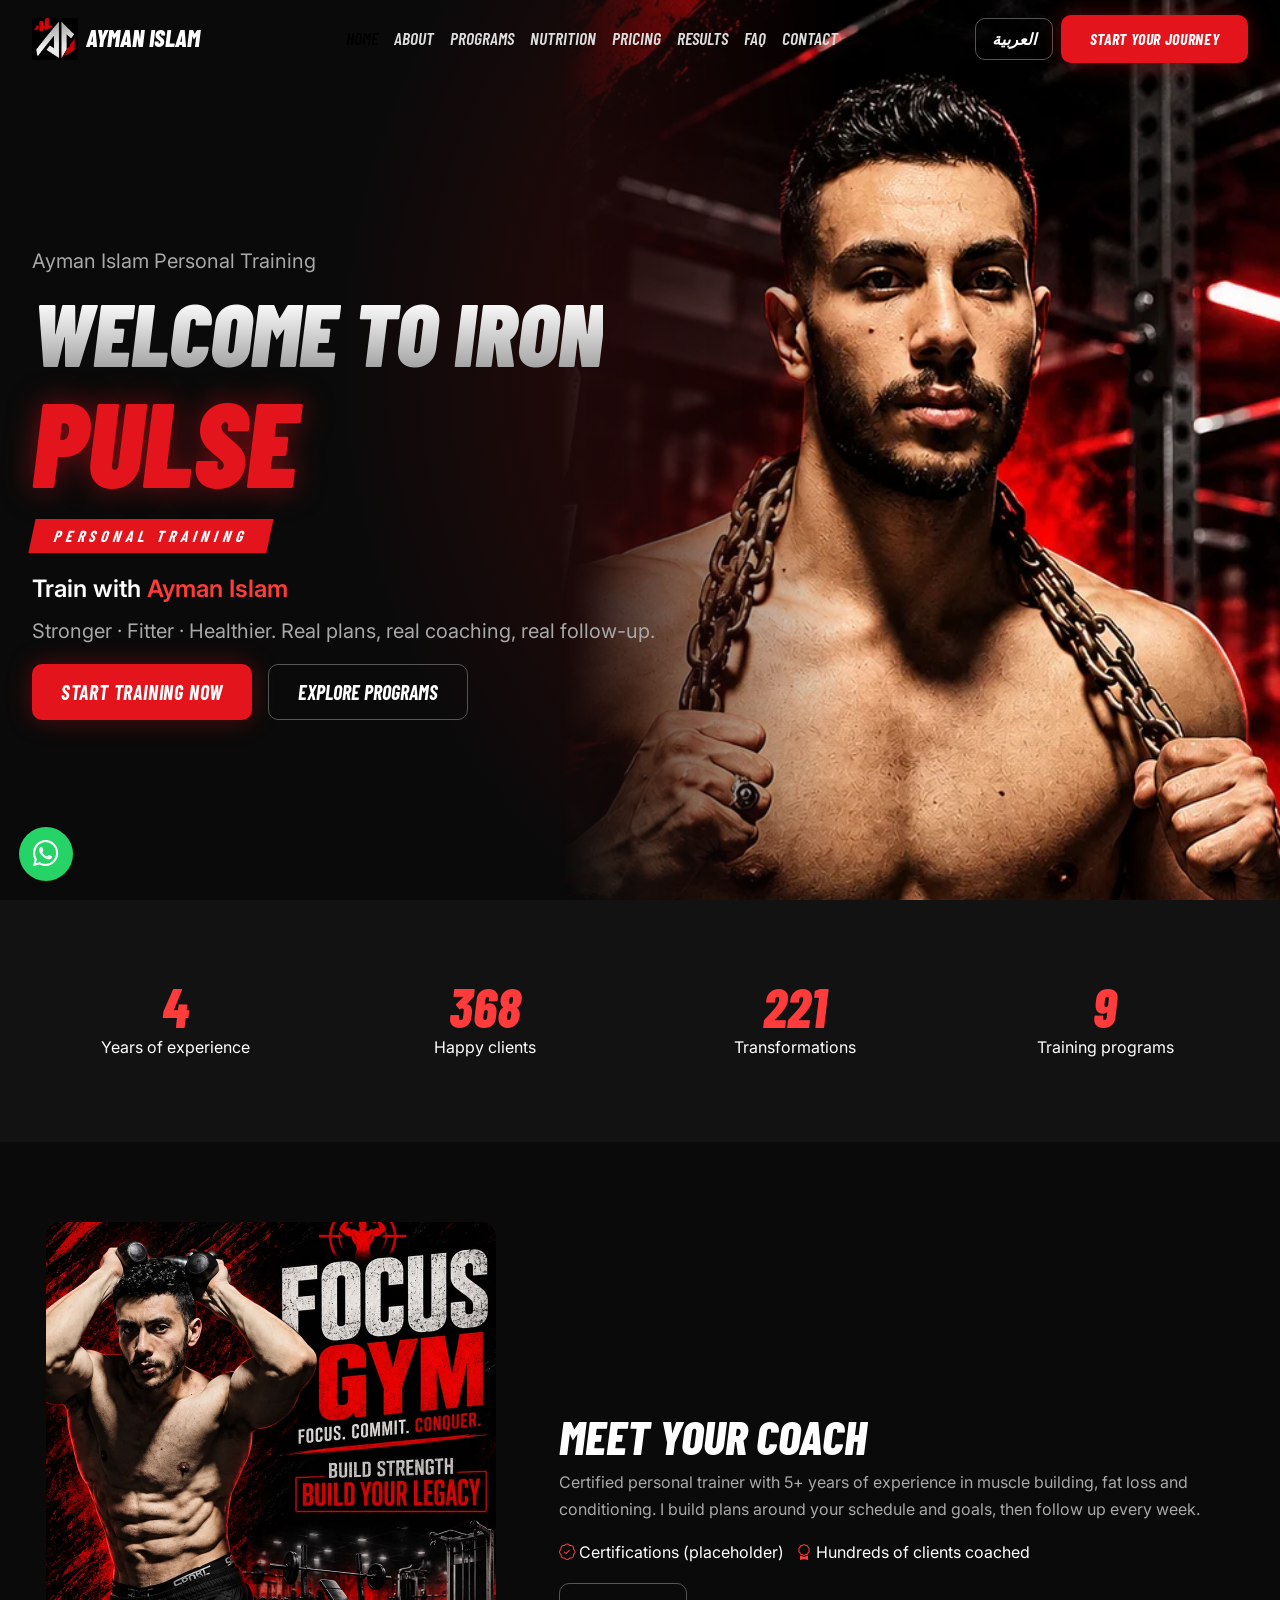
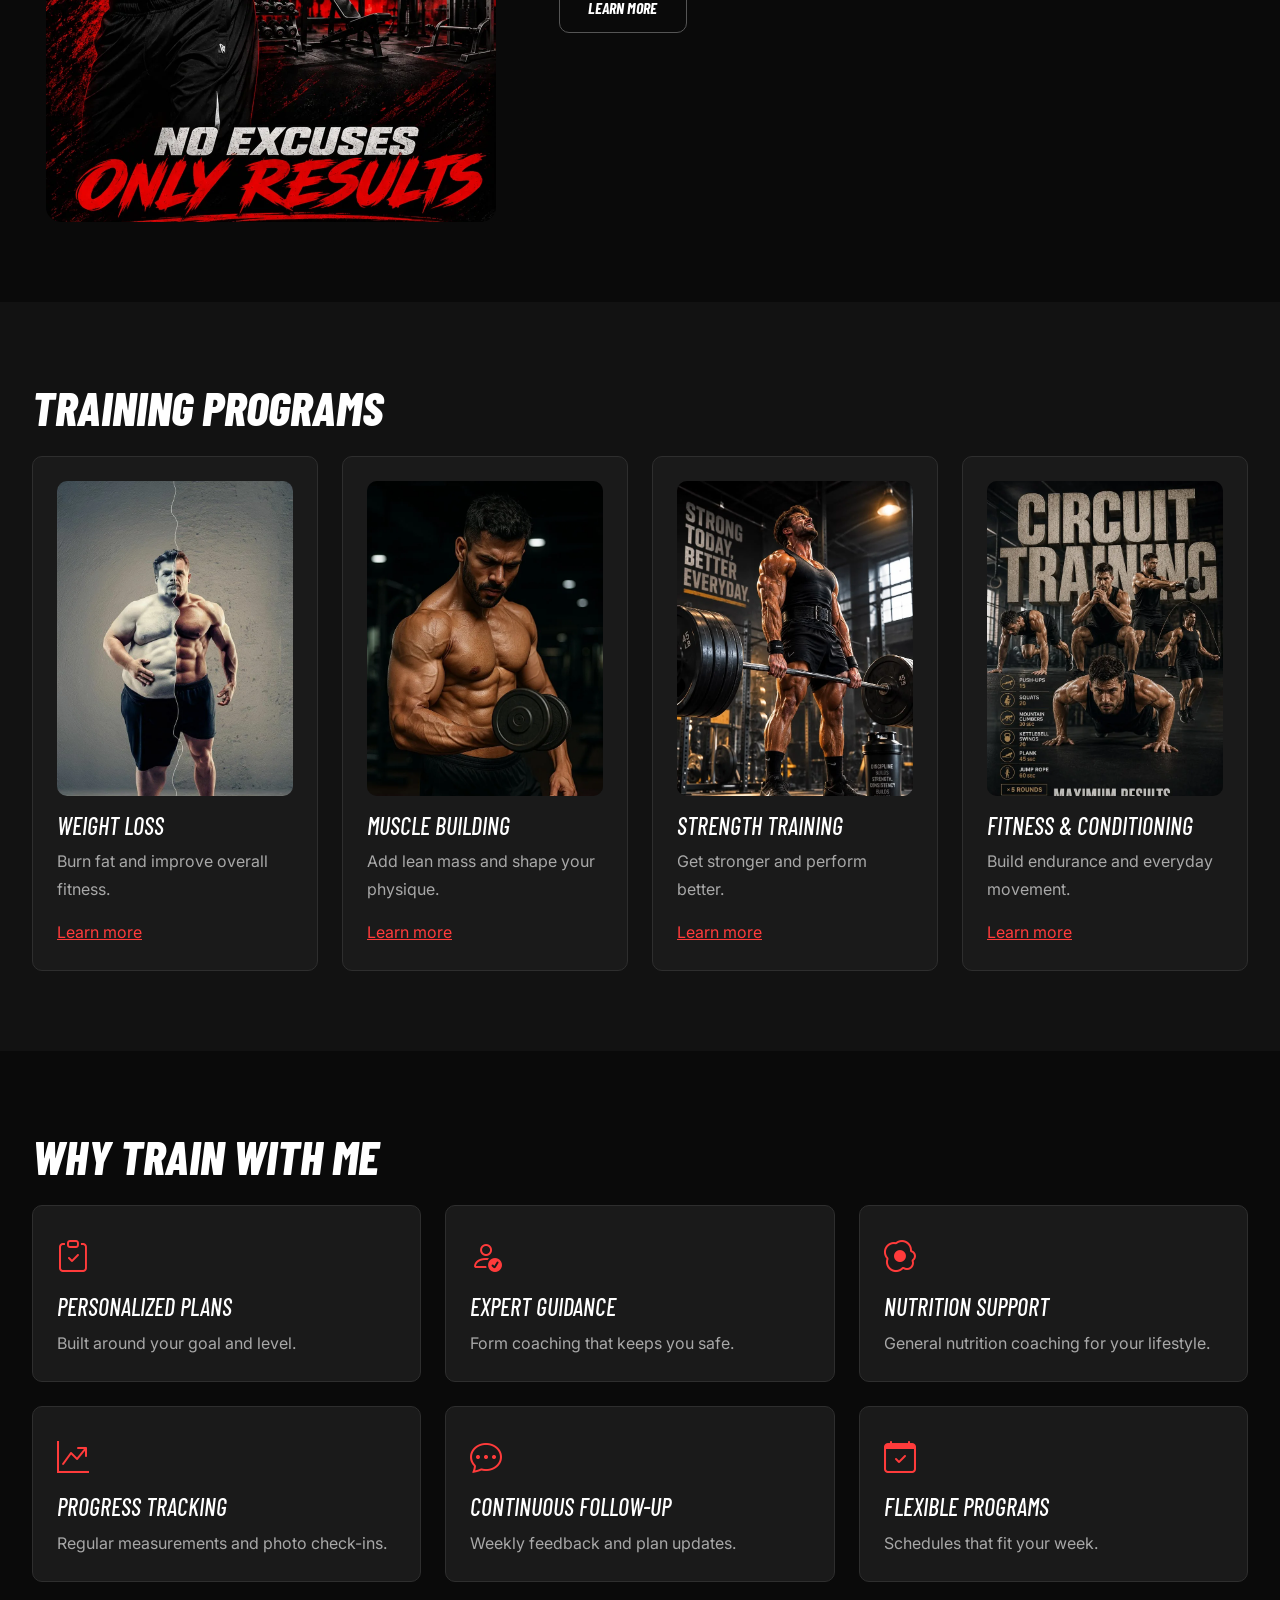
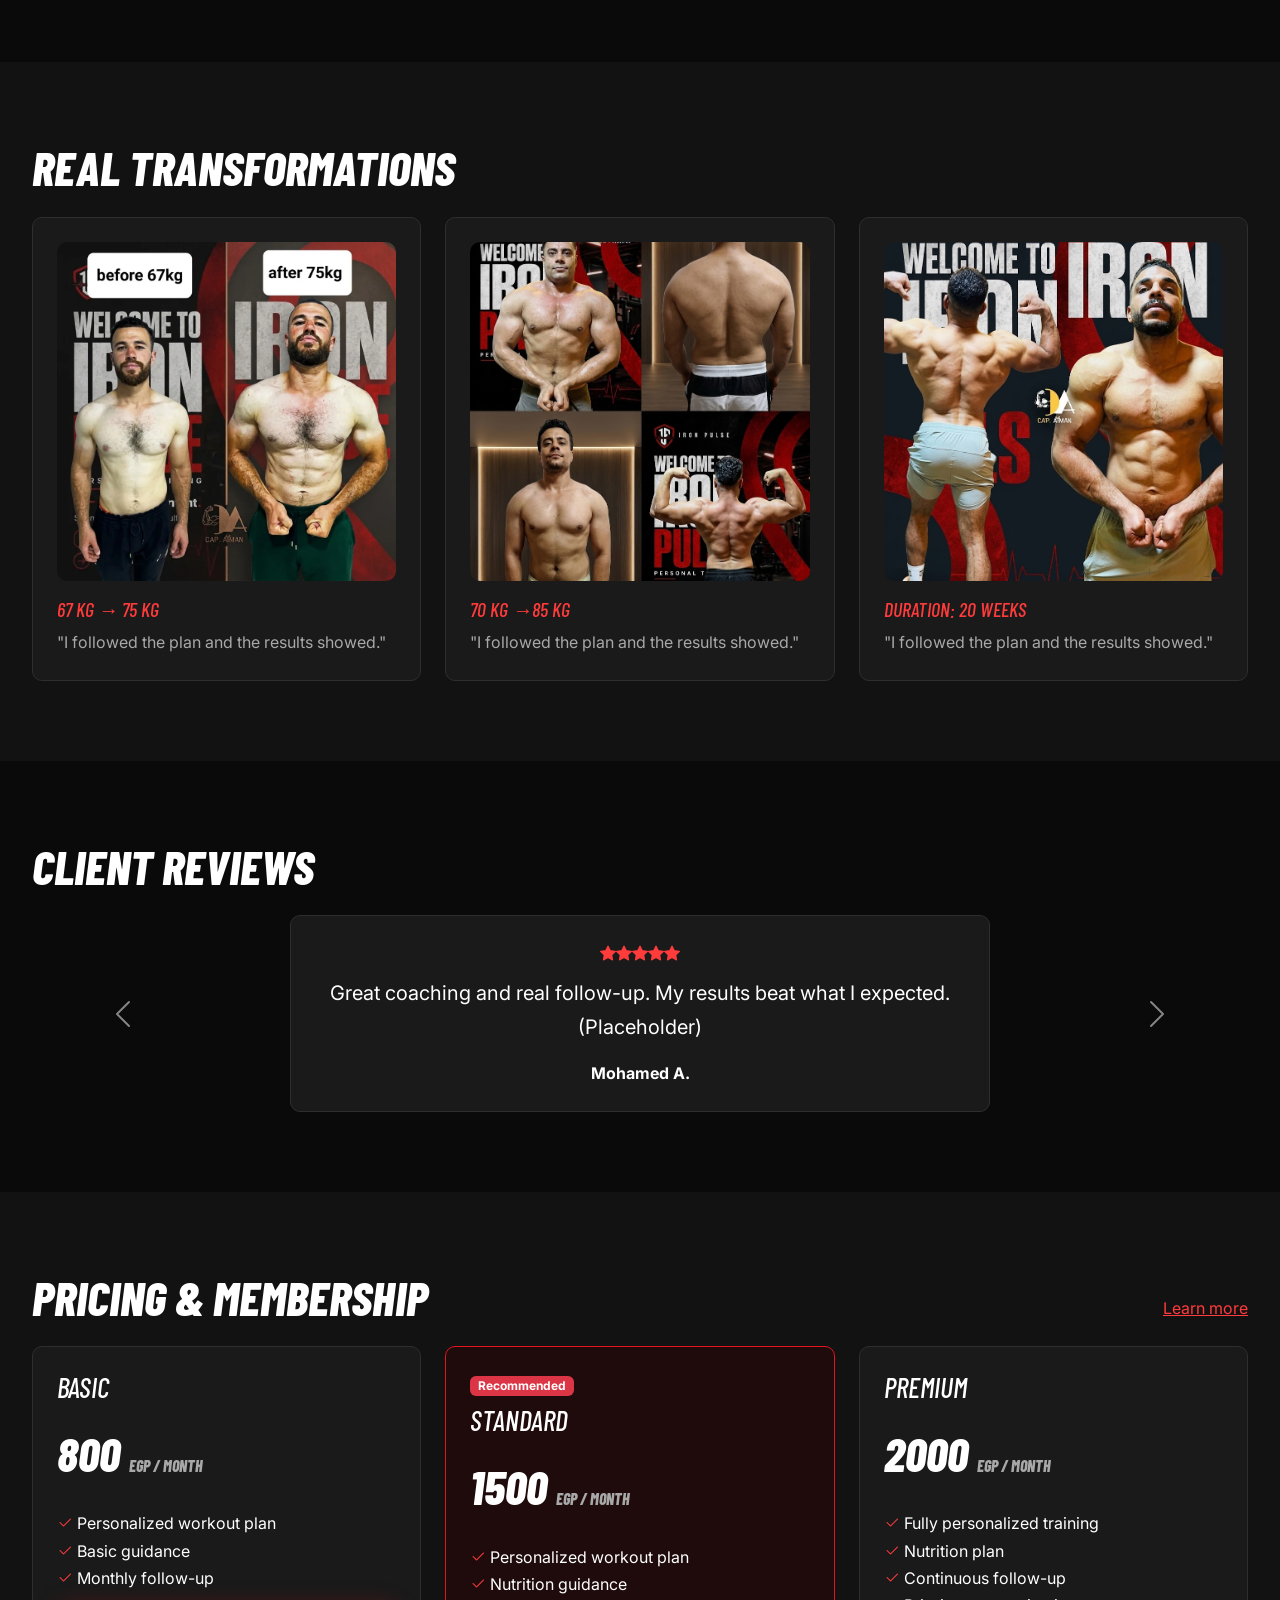
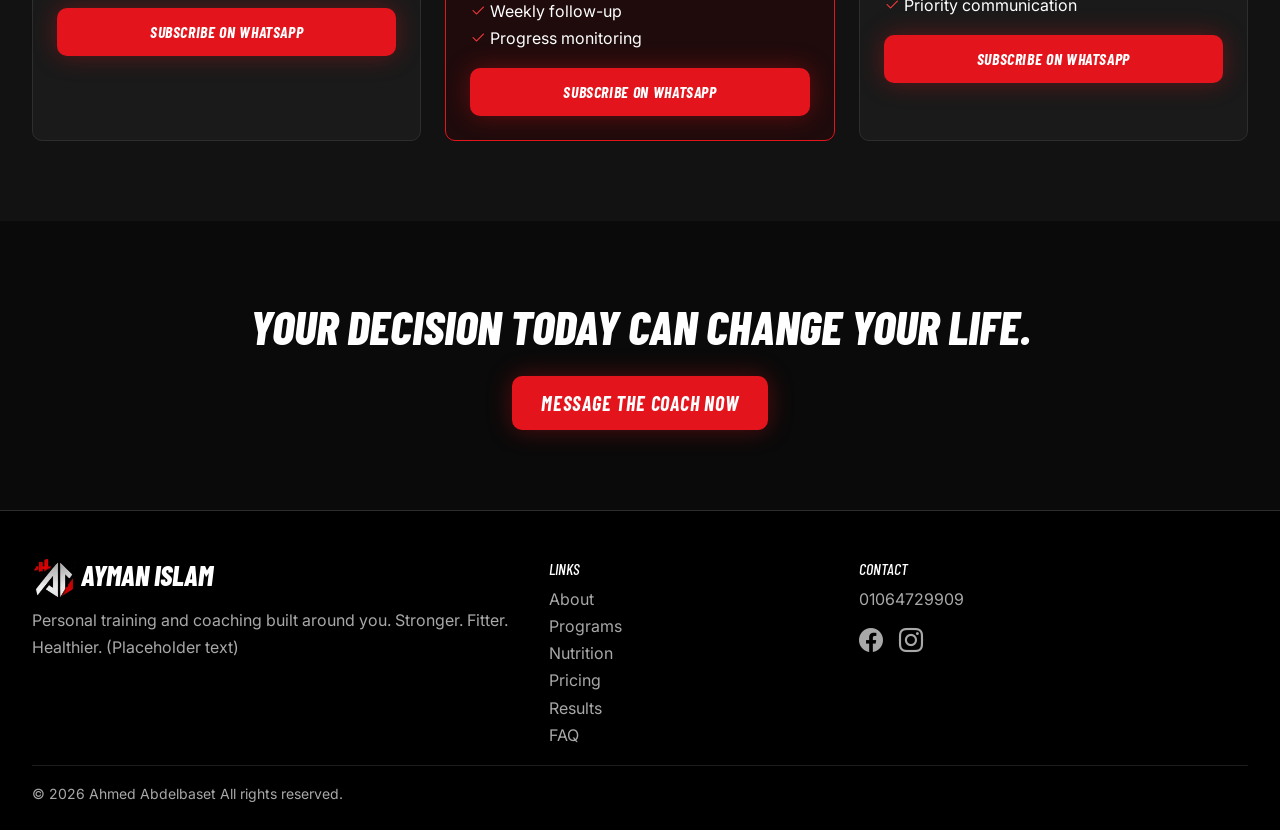
<file: index.html>
<!DOCTYPE html>
<html lang="en" dir="ltr">

<head>
    <meta charset="utf-8">
    <meta name="viewport" content="width=device-width,initial-scale=1">
    <title>Home | Ayman Islam Personal Training</title>
    <meta name="description"
        content="Personal training, nutrition coaching and follow-up built around you with Coach Ayman Islam.">
    <meta property="og:title" content="Home">
    <meta property="og:description"
        content="Personal training, nutrition coaching and follow-up built around you with Coach Ayman Islam.">
    <meta property="og:type" content="website">
    <link rel="icon"
        href="data:image/svg+xml,<svg xmlns='http://www.w3.org/2000/svg' viewBox='0 0 32 32'><rect width='32' height='32' rx='8' fill='%23E3141B'/></svg>">
    <link rel="stylesheet" href="https://cdn.jsdelivr.net/npm/bootstrap@5.3.3/dist/css/bootstrap.min.css" id="bs">
    <link rel="stylesheet" href="https://cdn.jsdelivr.net/npm/bootstrap-icons@1.11.3/font/bootstrap-icons.css">
    <link rel="preconnect" href="https://fonts.googleapis.com">
    <link
        href="https://fonts.googleapis.com/css2?family=Barlow+Condensed:ital,wght@1,700;1,800;1,900&family=Inter:wght@400;600&family=Cairo:wght@400;600;800;900&display=swap"
        rel="stylesheet">
    <link rel="stylesheet" href="css/style.css">
    <script src="js/i18n.js"></script>
</head>

<body data-root="">
    <header class="hero"><img class="hero-img" src="assets/images/trainer/hero.webp"
            alt="Coach Ayman Islam in the gym with a chain around his neck" fetchpriority="high">
        <div class="container">
            <div class="row">
                <div class="col-lg-7">
                    <p class="mut mb-2 fs-5">Ayman Islam Personal Training</p>
                    <h1><span class="metal">Welcome to Iron</span><span class="pulse">Pulse</span></h1>
                    <span class="tag">Personal Training</span>
                    <p class="fs-4 fw-semibold mb-1">Train with <span class="acc">Ayman Islam</span></p>
                    <p class="mut fs-5">Stronger · Fitter · Healthier. Real plans, real coaching, real follow-up.</p>
                    <div class="d-flex gap-3 flex-wrap mt-3"><button class="btn btn-acc btn-lg" data-wa>Start Training
                            Now</button><a class="btn btn-out btn-lg" href="pages/programs.html">Explore Programs</a>
                    </div>

                </div>
            </div>
        </div>
    </header>
    <section class="alt">
        <div class="container">
            <div class="row text-center g-4">
                <div class="col-6 col-md-3 stat"><b data-count="5">0</b>Years of experience</div>
                <div class="col-6 col-md-3 stat"><b data-count="500">0</b>Happy clients</div>
                <div class="col-6 col-md-3 stat"><b data-count="300">0</b>Transformations</div>
                <div class="col-6 col-md-3 stat"><b data-count="12">0</b>Training programs</div>
            </div>
        </div>
    </section>
    <section>
        <div class="container">
            <div class="row align-items-center g-5">
                <div class="col-md-5">
                    <div class="coach-image">
                        <img src="./assets/images/trainer/coach.webp" alt="Coach Ayman portrait" class="coach-photo">
                    </div>
                </div>
                <div class="col-md-7">
                    <h2>Meet your coach</h2>
                    <p class="mut">Certified personal trainer with 5+ years of experience in muscle building, fat loss
                        and conditioning. I build plans around your schedule and goals, then follow up every week.
                    </p>
                    <p><i class="bi bi-patch-check acc"></i> Certifications (placeholder) &nbsp; <i
                            class="bi bi-award acc"></i> Hundreds of clients coached</p><a href="pages/about.html"
                        class="btn btn-out">Learn more</a>
                </div>
            </div>
        </div>
    </section>
    <section class="alt">
        <div class="container">
            <h2 class="mb-4">Training programs</h2>
            <div class="row g-4">
                <div class="col-sm-6 col-lg-3">
                    <div class="card-x">
                        <img class="prog-img" src="./assets/images/general/weight-loss.webp" alt="Weight Loss"
                            loading="lazy">
                        <h3 class="h4 mt-3">Weight Loss</h3>
                        <p class="mut">Burn fat and improve overall fitness.</p>
                        <a class="acc" href="pages/programs.html">Learn more</a>
                    </div>
                </div>
                <div class="col-sm-6 col-lg-3">
                    <div class="card-x">
                        <img class="prog-img" src="./assets/images/general/muscle-building.webp" alt="Muscle Building"
                            loading="lazy">
                        <h3 class="h4 mt-3">Muscle Building</h3>
                        <p class="mut">Add lean mass and shape your physique.</p><a class="acc"
                            href="pages/programs.html">Learn more</a>
                    </div>
                </div>
                <div class="col-sm-6 col-lg-3">
                    <div class="card-x">
                        <img class="prog-img" src="./assets/images/general/strength.webp" alt="Strength Training"
                            loading="lazy">
                        <h3 class="h4 mt-3">Strength Training</h3>
                        <p class="mut">Get stronger and perform better.</p><a class="acc"
                            href="pages/programs.html">Learn more</a>
                    </div>
                </div>
                <div class="col-sm-6 col-lg-3">
                    <div class="card-x">
                        <img class="prog-img" src="./assets/images/general/conditioning.webp"
                            alt="Fitness &amp; Conditioning" loading="lazy">

                        <h3 class="h4 mt-3">Fitness & Conditioning</h3>
                        <p class="mut">Build endurance and everyday movement.</p><a class="acc"
                            href="pages/programs.html">Learn more</a>
                    </div>
                </div>
            </div>
        </div>
    </section>
    <section>
        <div class="container">
            <h2 class="mb-4">Why train with me</h2>
            <div class="row g-4">
                <div class="col-md-6 col-lg-4">
                    <div class="card-x"><i class="bi bi-clipboard-check big"></i>
                        <h3 class="h4 mt-2">Personalized plans</h3>
                        <p class="mut mb-0">Built around your goal and level.</p>
                    </div>
                </div>
                <div class="col-md-6 col-lg-4">
                    <div class="card-x"><i class="bi bi-person-check big"></i>
                        <h3 class="h4 mt-2">Expert guidance</h3>
                        <p class="mut mb-0">Form coaching that keeps you safe.</p>
                    </div>
                </div>
                <div class="col-md-6 col-lg-4">
                    <div class="card-x"><i class="bi bi-egg-fried big"></i>
                        <h3 class="h4 mt-2">Nutrition support</h3>
                        <p class="mut mb-0">General nutrition coaching for your lifestyle.</p>
                    </div>
                </div>
                <div class="col-md-6 col-lg-4">
                    <div class="card-x"><i class="bi bi-graph-up-arrow big"></i>
                        <h3 class="h4 mt-2">Progress tracking</h3>
                        <p class="mut mb-0">Regular measurements and photo check-ins.</p>
                    </div>
                </div>
                <div class="col-md-6 col-lg-4">
                    <div class="card-x"><i class="bi bi-chat-dots big"></i>
                        <h3 class="h4 mt-2">Continuous follow-up</h3>
                        <p class="mut mb-0">Weekly feedback and plan updates.</p>
                    </div>
                </div>
                <div class="col-md-6 col-lg-4">
                    <div class="card-x"><i class="bi bi-calendar-check big"></i>
                        <h3 class="h4 mt-2">Flexible programs</h3>
                        <p class="mut mb-0">Schedules that fit your week.</p>
                    </div>
                </div>
            </div>
        </div>
    </section>
    <section class="alt">
        <div class="container">
            <h2 class="mb-4">Real transformations</h2>
            <div class="row g-4">
                <div class="col-md-4">
                    <div class="card-x">
                        <img class="prog-img sq" src="./assets/images/general/transformation.webp"
                            alt="Client before and after transformation" loading="lazy">
                        <h3 class="h5 mt-3 acc">67 kg → 75 kg</h3>
                        <p class="mut mb-0">"I followed the plan and the results showed." </p>
                    </div>
                </div>
                <div class="col-md-4">
                    <div class="card-x">
                        <img class="prog-img sq" src="./assets/images/general/6.jpg"
                            alt="Client before and after transformation" loading="lazy">
                        <h3 class="h5 mt-3 acc">70 kg →85 kg</h3>
                        <p class="mut mb-0">"I followed the plan and the results showed." </p>
                    </div>
                </div>

                <div class="col-md-4">
                    <div class="card-x">
                        <img class="prog-img sq" src="./assets/images/general/7.jpg"
                            alt="Client before and after transformation" loading="lazy">
                        <h3 class="h5 mt-3 acc">Duration: 20 weeks</h3>
                        <p class="mut mb-0">"I followed the plan and the results showed." </p>
                    </div>
                </div>
            </div>
        </div>
    </section>
    <section>
        <div class="container">
            <h2 class="mb-4">Client reviews</h2>
            <div id="tcar" class="carousel slide" data-bs-ride="carousel">
                <div class="carousel-inner">
                    <div class="carousel-item active">
                        <div class="card-x text-center mx-auto" style="max-width:700px">
                            <div class="acc mb-2"><i class="bi bi-star-fill"></i><i class="bi bi-star-fill"></i><i
                                    class="bi bi-star-fill"></i><i class="bi bi-star-fill"></i><i
                                    class="bi bi-star-fill"></i></div>
                            <p class="fs-5">Great coaching and real follow-up. My results beat what I expected.
                                (Placeholder)</p><b>Mohamed A.</b>
                        </div>
                    </div>
                    <div class="carousel-item ">
                        <div class="card-x text-center mx-auto" style="max-width:700px">
                            <div class="acc mb-2"><i class="bi bi-star-fill"></i><i class="bi bi-star-fill"></i><i
                                    class="bi bi-star-fill"></i><i class="bi bi-star-fill"></i><i
                                    class="bi bi-star-fill"></i></div>
                            <p class="fs-5">Great coaching and real follow-up. My results beat what I expected.
                                (Placeholder)</p><b>Sara M.</b>
                        </div>
                    </div>
                    <div class="carousel-item ">
                        <div class="card-x text-center mx-auto" style="max-width:700px">
                            <div class="acc mb-2"><i class="bi bi-star-fill"></i><i class="bi bi-star-fill"></i><i
                                    class="bi bi-star-fill"></i><i class="bi bi-star-fill"></i><i
                                    class="bi bi-star-fill"></i></div>
                            <p class="fs-5">Great coaching and real follow-up. My results beat what I expected.
                                (Placeholder)</p><b>Karim H.</b>
                        </div>
                    </div>
                </div><button class="carousel-control-prev" data-bs-target="#tcar" data-bs-slide="prev"
                    aria-label="Previous"><span class="carousel-control-prev-icon"></span></button><button
                    class="carousel-control-next" data-bs-target="#tcar" data-bs-slide="next" aria-label="Next"><span
                        class="carousel-control-next-icon"></span></button>
            </div>
        </div>
    </section>
    <section class="alt" id="pricing">
        <div class="container">
            <div class="d-flex justify-content-between align-items-end flex-wrap gap-2 mb-4">
                <h2 class="mb-0">Pricing &amp; membership</h2><a class="acc" href="pages/pricing.html">Learn more</a>
            </div>
            <div class="row g-4 align-items-stretch" id="plans"></div>
        </div>
    </section>
    <section class="text-center">
        <div class="container">
            <h2>Your decision today can change your life.</h2><button class="btn btn-acc btn-lg mt-3" data-wa>Message
                the coach now</button>
        </div>
    </section>
    <script src="https://cdn.jsdelivr.net/npm/bootstrap@5.3.3/dist/js/bootstrap.bundle.min.js"></script>
    <script src="js/config.js"></script>
    <script src="js/main.js"></script>
</body>

</html>
</file>
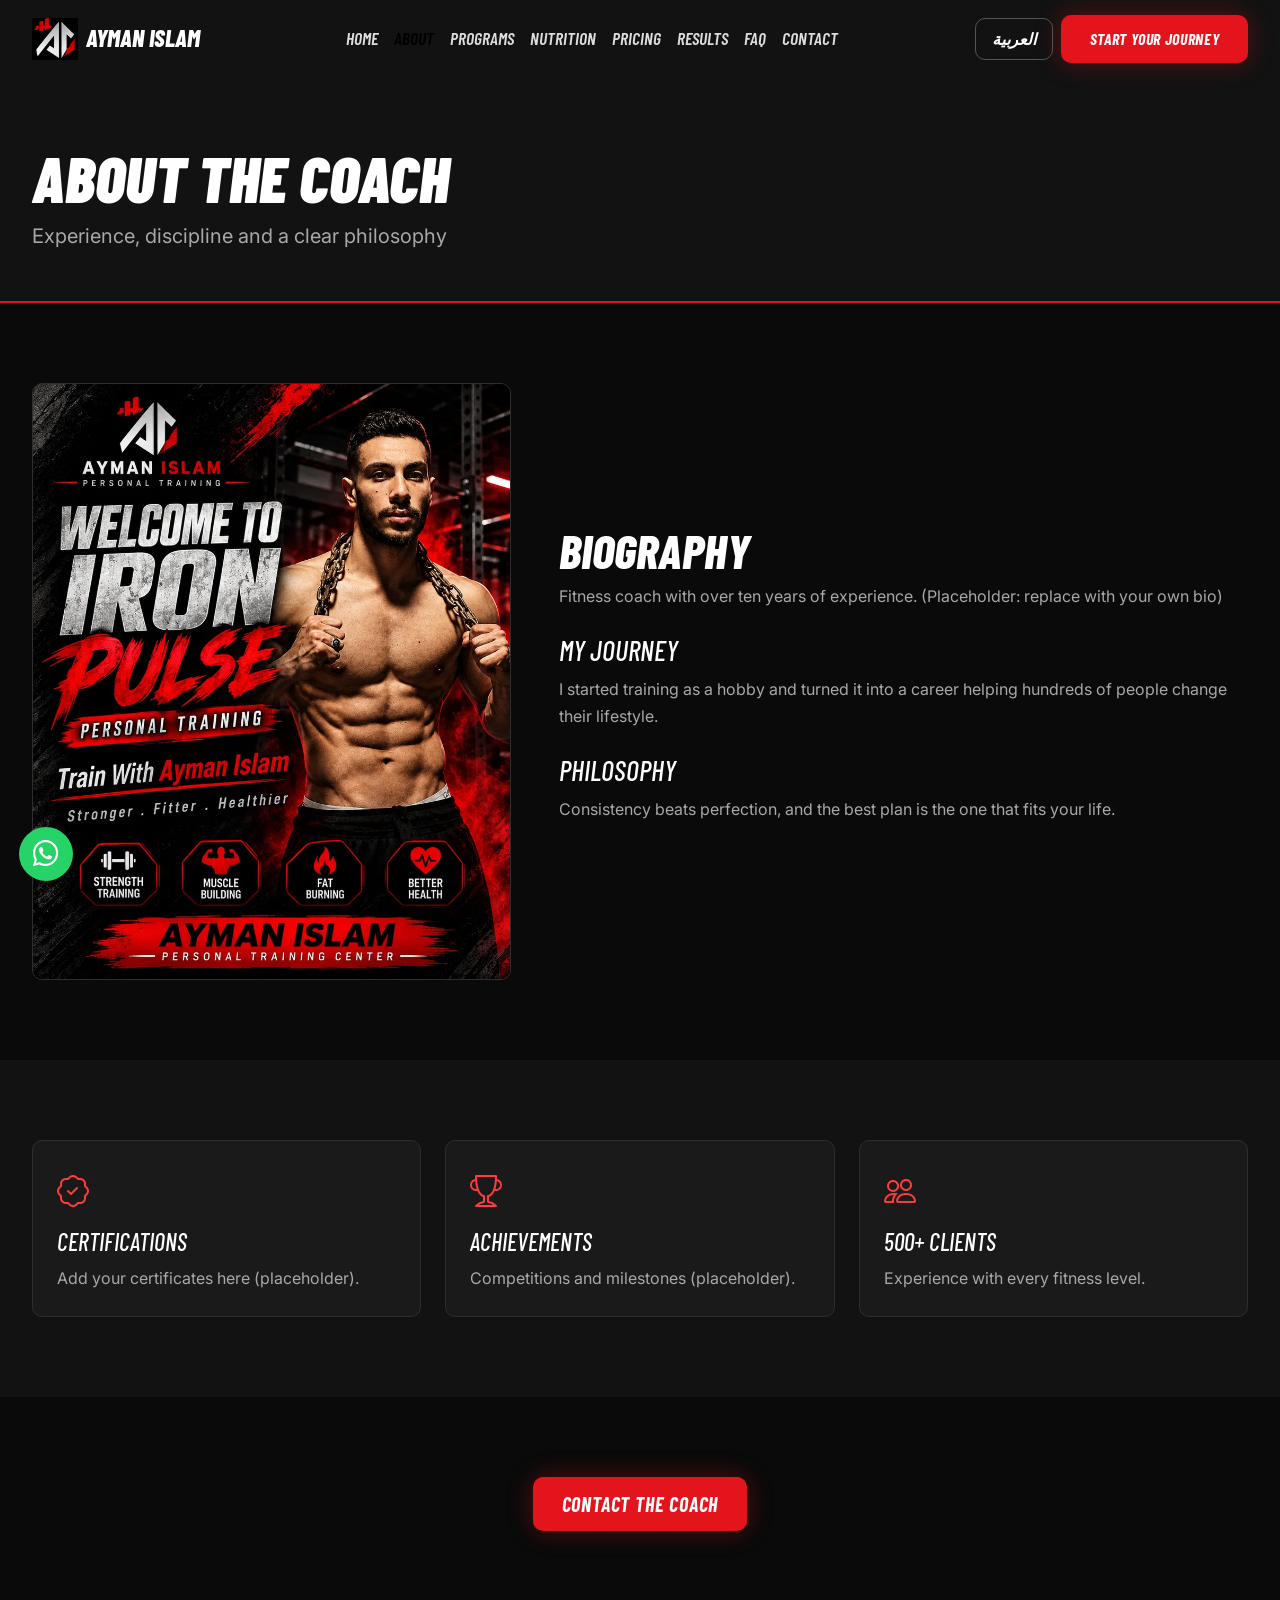
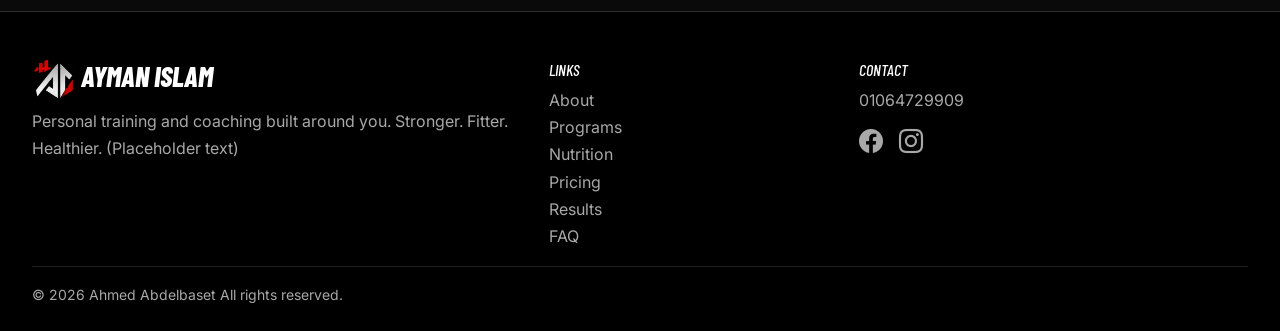
<file: pages/about.html>
<!DOCTYPE html>
<html lang="en" dir="ltr">

<head>
    <meta charset="utf-8">
    <meta name="viewport" content="width=device-width,initial-scale=1">
    <title>About | Ayman Islam Personal Training</title>
    <meta name="description" content="Meet Ayman Islam: his journey, experience and coaching philosophy.">
    <meta property="og:title" content="About">
    <meta property="og:description" content="Meet Ayman Islam: his journey, experience and coaching philosophy.">
    <meta property="og:type" content="website">
    <link rel="icon"
        href="data:image/svg+xml,<svg xmlns='http://www.w3.org/2000/svg' viewBox='0 0 32 32'><rect width='32' height='32' rx='8' fill='%23E3141B'/></svg>">
    <link rel="stylesheet" href="https://cdn.jsdelivr.net/npm/bootstrap@5.3.3/dist/css/bootstrap.min.css" id="bs">
    <link rel="stylesheet" href="https://cdn.jsdelivr.net/npm/bootstrap-icons@1.11.3/font/bootstrap-icons.css">
    <link rel="preconnect" href="https://fonts.googleapis.com">
    <link
        href="https://fonts.googleapis.com/css2?family=Barlow+Condensed:ital,wght@1,700;1,800;1,900&family=Inter:wght@400;600&family=Cairo:wght@400;600;800;900&display=swap"
        rel="stylesheet">
    <link rel="stylesheet" href="../css/style.css">
    <script src="../js/i18n.js"></script>
</head>

<body data-root="../">
    <header class="page-hero">
        <div class="container">
            <h1>About the coach</h1>
            <p class="mut fs-5 mb-0">Experience, discipline and a clear philosophy</p>
        </div>
    </header>
    <section>
        <div class="container">
            <div class="row g-5 align-items-center">
                <div class="col-md-5"><img class="pic" src="../assets/images/general/poster.webp"
                        alt="Iron Pulse Personal Training poster with Coach Ayman Islam" loading="lazy"></div>
                <div class="col-md-7">
                    <h2>Biography</h2>
                    <p class="mut">Fitness coach with over ten years of experience. (Placeholder: replace with your own
                        bio)</p>
                    <h2 class="h3 mt-4">My journey</h2>
                    <p class="mut">I started training as a hobby and turned it into a career helping hundreds of people
                        change their lifestyle.</p>
                    <h2 class="h3 mt-4">Philosophy</h2>
                    <p class="mut">Consistency beats perfection, and the best plan is the one that fits your life.</p>
                </div>
            </div>
        </div>
    </section>
    <section class="alt">
        <div class="container">
            <div class="row g-4">
                <div class="col-md-6 col-lg-4">
                    <div class="card-x"><i class="bi bi-patch-check big"></i>
                        <h3 class="h4 mt-2">Certifications</h3>
                        <p class="mut mb-0">Add your certificates here (placeholder).</p>
                    </div>
                </div>
                <div class="col-md-6 col-lg-4">
                    <div class="card-x"><i class="bi bi-trophy big"></i>
                        <h3 class="h4 mt-2">Achievements</h3>
                        <p class="mut mb-0">Competitions and milestones (placeholder).</p>
                    </div>
                </div>
                <div class="col-md-6 col-lg-4">
                    <div class="card-x"><i class="bi bi-people big"></i>
                        <h3 class="h4 mt-2">500+ clients</h3>
                        <p class="mut mb-0">Experience with every fitness level.</p>
                    </div>
                </div>
            </div>
        </div>
    </section>
    <section class="text-center">
        <div class="container"><button class="btn btn-acc btn-lg" data-wa>Contact the coach</button></div>
    </section>
    <script src="https://cdn.jsdelivr.net/npm/bootstrap@5.3.3/dist/js/bootstrap.bundle.min.js"></script>
    <script src="../js/config.js"></script>
    <script src="../js/main.js"></script>
</body>

</html>
</file>
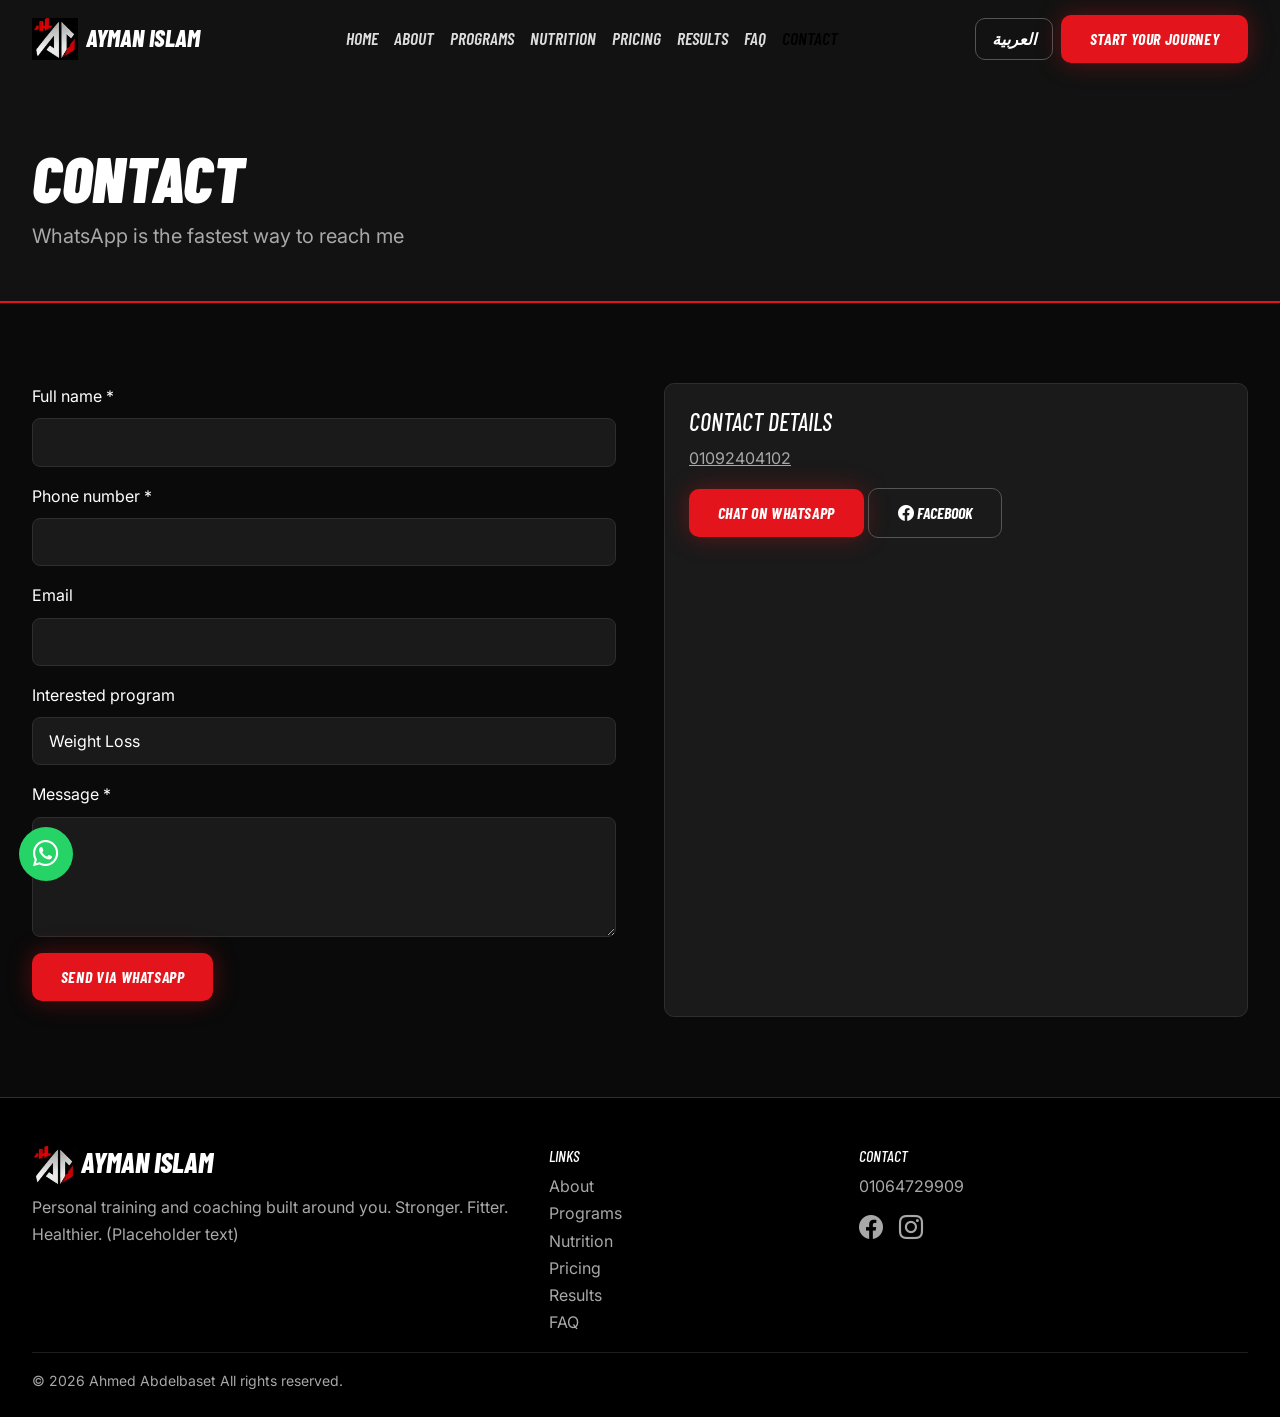
<file: pages/contact.html>
<!DOCTYPE html>
<html lang="en" dir="ltr">

<head>
    <meta charset="utf-8">
    <meta name="viewport" content="width=device-width,initial-scale=1">
    <title>Contact | Ayman Islam Personal Training</title>
    <meta name="description" content="Contact Coach Ayman Islam on WhatsApp or through the contact form.">
    <meta property="og:title" content="Contact">
    <meta property="og:description" content="Contact Coach Ayman Islam on WhatsApp or through the contact form.">
    <meta property="og:type" content="website">
    <link rel="icon"
        href="data:image/svg+xml,<svg xmlns='http://www.w3.org/2000/svg' viewBox='0 0 32 32'><rect width='32' height='32' rx='8' fill='%23E3141B'/></svg>">
    <link rel="stylesheet" href="https://cdn.jsdelivr.net/npm/bootstrap@5.3.3/dist/css/bootstrap.min.css" id="bs">
    <link rel="stylesheet" href="https://cdn.jsdelivr.net/npm/bootstrap-icons@1.11.3/font/bootstrap-icons.css">
    <link rel="preconnect" href="https://fonts.googleapis.com">
    <link
        href="https://fonts.googleapis.com/css2?family=Barlow+Condensed:ital,wght@1,700;1,800;1,900&family=Inter:wght@400;600&family=Cairo:wght@400;600;800;900&display=swap"
        rel="stylesheet">
    <link rel="stylesheet" href="../css/style.css">
    <script src="../js/i18n.js"></script>
</head>

<body data-root="../">
    <header class="page-hero">
        <div class="container">
            <h1>Contact</h1>
            <p class="mut fs-5 mb-0">WhatsApp is the fastest way to reach me</p>
        </div>
    </header>
    <section>
        <div class="container">
            <div class="row g-5">
                <div class="col-lg-6">
                    <form id="contactForm" novalidate>
                        <div class="mb-3"><label class="form-label" for="name">Full name *</label><input
                                class="form-control" id="name" name="name">
                            <div class="invalid-msg" data-err="name"></div>
                        </div>
                        <div class="mb-3"><label class="form-label" for="phone">Phone number *</label><input
                                class="form-control" id="phone" name="phone" type="tel">
                            <div class="invalid-msg" data-err="phone"></div>
                        </div>
                        <div class="mb-3"><label class="form-label" for="email">Email</label><input class="form-control"
                                id="email" name="email" type="email">
                            <div class="invalid-msg" data-err="email"></div>
                        </div>
                        <div class="mb-3"><label class="form-label" for="program">Interested program</label><select
                                class="form-select" id="program" name="program">
                                <option>Weight Loss</option>
                                <option>Muscle Building</option>
                                <option>Strength Training</option>
                                <option>Online Coaching</option>
                                <option>Personal Training</option>
                            </select></div>
                        <div class="mb-3"><label class="form-label" for="message">Message *</label><textarea
                                class="form-control" id="message" name="message" rows="4"></textarea>
                            <div class="invalid-msg" data-err="message"></div>
                        </div>
                        <button class="btn btn-acc" type="submit">Send via WhatsApp</button>
                        <p id="formStatus" class="mt-3" role="status"></p>
                    </form>
                </div>
                <div class="col-lg-6">
                    <div class="card-x">
                        <h2 class="h4">Contact details</h2>
                        <p class="mut"><a class="text-reset" href="tel:+201092404102" dir="ltr">01092404102</a></p><button class="btn btn-acc" data-wa>Chat
                            on WhatsApp</button> <a class="btn btn-out" href="https://www.facebook.com/ayman.islam.941426?locale=ar_AR" target="_blank" rel="noopener"><i class="bi bi-facebook"></i> Facebook</a>
                    </div>
                </div>
            </div>
        </div>
    </section>
    <script src="https://cdn.jsdelivr.net/npm/bootstrap@5.3.3/dist/js/bootstrap.bundle.min.js"></script>
    <script src="../js/config.js"></script>
    <script src="../js/main.js"></script>
    <script src="../js/contact.js"></script>
</body>

</html>
</file>
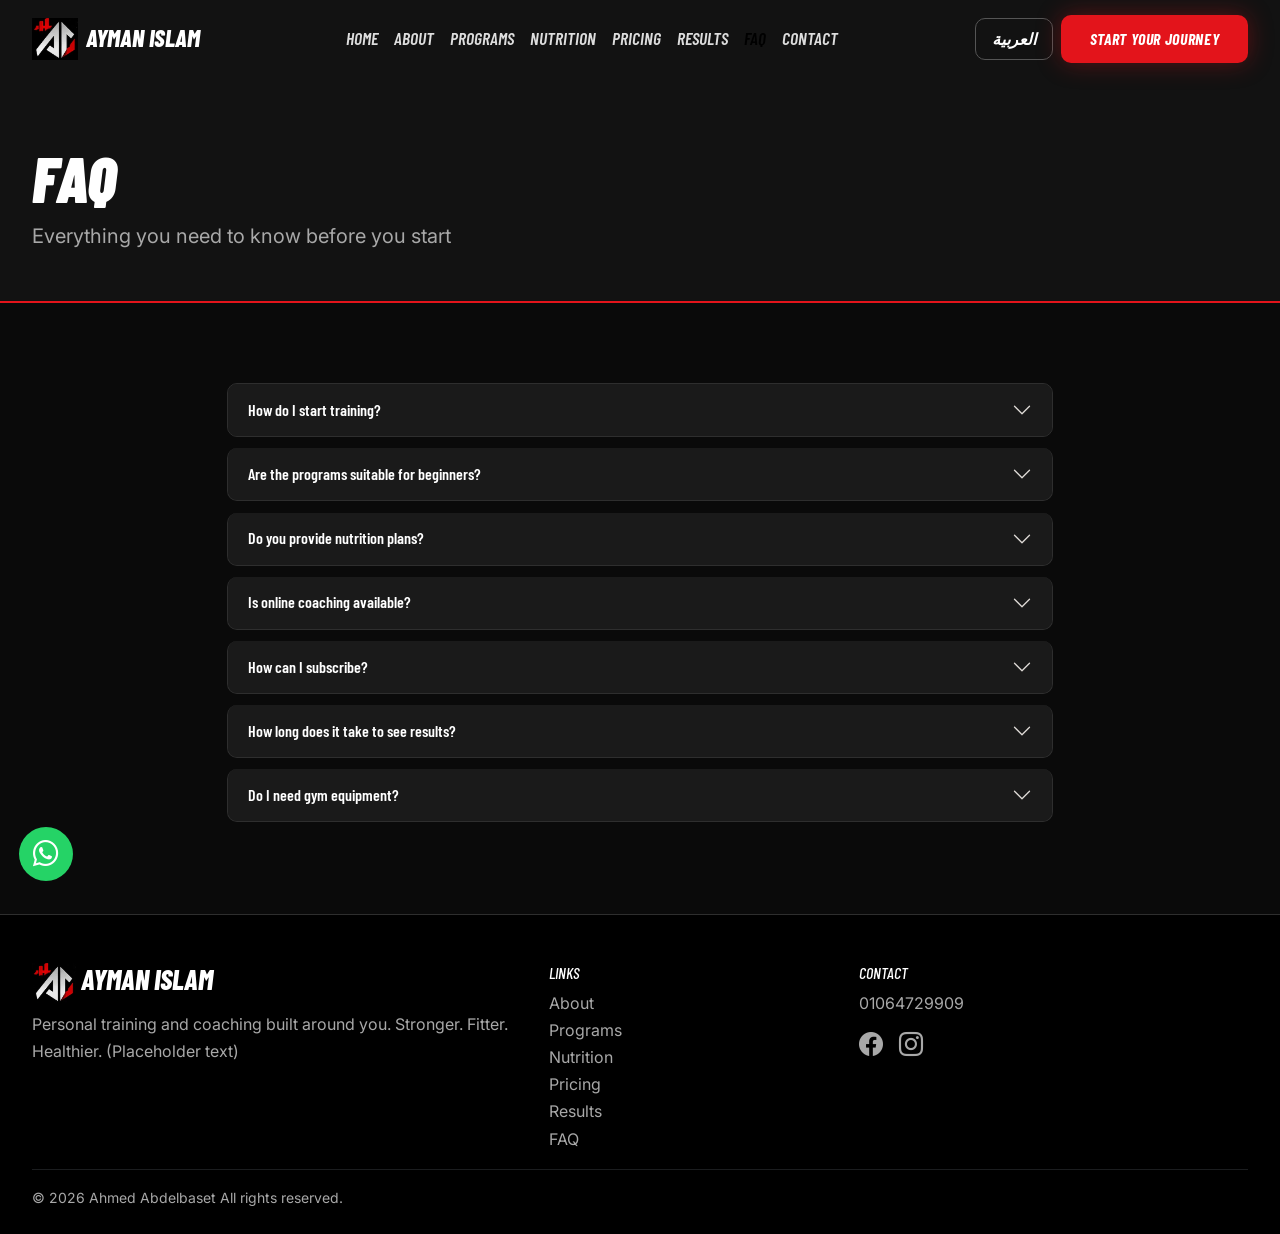
<file: pages/faq.html>
<!DOCTYPE html>
<html lang="en" dir="ltr">

<head>
    <meta charset="utf-8">
    <meta name="viewport" content="width=device-width,initial-scale=1">
    <title>FAQ | Ayman Islam Personal Training</title>
    <meta name="description" content="Answers to common questions about training, nutrition and subscriptions.">
    <meta property="og:title" content="FAQ">
    <meta property="og:description" content="Answers to common questions about training, nutrition and subscriptions.">
    <meta property="og:type" content="website">
    <link rel="icon"
        href="data:image/svg+xml,<svg xmlns='http://www.w3.org/2000/svg' viewBox='0 0 32 32'><rect width='32' height='32' rx='8' fill='%23E3141B'/></svg>">
    <link rel="stylesheet" href="https://cdn.jsdelivr.net/npm/bootstrap@5.3.3/dist/css/bootstrap.min.css" id="bs">
    <link rel="stylesheet" href="https://cdn.jsdelivr.net/npm/bootstrap-icons@1.11.3/font/bootstrap-icons.css">
    <link rel="preconnect" href="https://fonts.googleapis.com">
    <link
        href="https://fonts.googleapis.com/css2?family=Barlow+Condensed:ital,wght@1,700;1,800;1,900&family=Inter:wght@400;600&family=Cairo:wght@400;600;800;900&display=swap"
        rel="stylesheet">
    <link rel="stylesheet" href="../css/style.css">
    <script src="../js/i18n.js"></script>
</head>

<body data-root="../">
    <header class="page-hero">
        <div class="container">
            <h1>FAQ</h1>
            <p class="mut fs-5 mb-0">Everything you need to know before you start</p>
        </div>
    </header>
    <section>
        <div class="container" style="max-width:850px">
            <div class="accordion" id="faq">
                <div class="accordion-item">
                    <h2 class="accordion-header"><button class="accordion-button collapsed" data-bs-toggle="collapse"
                            data-bs-target="#q1">How do I start training?</button></h2>
                    <div id="q1" class="accordion-collapse collapse" data-bs-parent="#faq">
                        <div class="accordion-body mut">Message us on WhatsApp. We'll set your goal and level, then
                            choose the right package.</div>
                    </div>
                </div>
                <div class="accordion-item">
                    <h2 class="accordion-header"><button class="accordion-button collapsed" data-bs-toggle="collapse"
                            data-bs-target="#q2">Are the programs suitable for beginners?</button></h2>
                    <div id="q2" class="accordion-collapse collapse" data-bs-parent="#faq">
                        <div class="accordion-body mut">Yes. Every plan starts from your current level.</div>
                    </div>
                </div>
                <div class="accordion-item">
                    <h2 class="accordion-header"><button class="accordion-button collapsed" data-bs-toggle="collapse"
                            data-bs-target="#q3">Do you provide nutrition plans?</button></h2>
                    <div id="q3" class="accordion-collapse collapse" data-bs-parent="#faq">
                        <div class="accordion-body mut">Yes, general nutrition guidance is included in the packages. It
                            is not medical advice.</div>
                    </div>
                </div>
                <div class="accordion-item">
                    <h2 class="accordion-header"><button class="accordion-button collapsed" data-bs-toggle="collapse"
                            data-bs-target="#q4">Is online coaching available?</button></h2>
                    <div id="q4" class="accordion-collapse collapse" data-bs-parent="#faq">
                        <div class="accordion-body mut">Yes, with regular check-ins on WhatsApp.</div>
                    </div>
                </div>
                <div class="accordion-item">
                    <h2 class="accordion-header"><button class="accordion-button collapsed" data-bs-toggle="collapse"
                            data-bs-target="#q5">How can I subscribe?</button></h2>
                    <div id="q5" class="accordion-collapse collapse" data-bs-parent="#faq">
                        <div class="accordion-body mut">Press the subscribe button on a package and WhatsApp opens with
                            a ready message.</div>
                    </div>
                </div>
                <div class="accordion-item">
                    <h2 class="accordion-header"><button class="accordion-button collapsed" data-bs-toggle="collapse"
                            data-bs-target="#q6">How long does it take to see results?</button></h2>
                    <div id="q6" class="accordion-collapse collapse" data-bs-parent="#faq">
                        <div class="accordion-body mut">Most clients notice first results in 4 to 8 weeks, depending on
                            consistency.</div>
                    </div>
                </div>
                <div class="accordion-item">
                    <h2 class="accordion-header"><button class="accordion-button collapsed" data-bs-toggle="collapse"
                            data-bs-target="#q7">Do I need gym equipment?</button></h2>
                    <div id="q7" class="accordion-collapse collapse" data-bs-parent="#faq">
                        <div class="accordion-body mut">No. Plans are built for the gym or for home, depending on what
                            you have.</div>
                    </div>
                </div>
            </div>
        </div>
    </section>
    <script src="https://cdn.jsdelivr.net/npm/bootstrap@5.3.3/dist/js/bootstrap.bundle.min.js"></script>
    <script src="../js/config.js"></script>
    <script src="../js/main.js"></script>
</body>

</html>
</file>
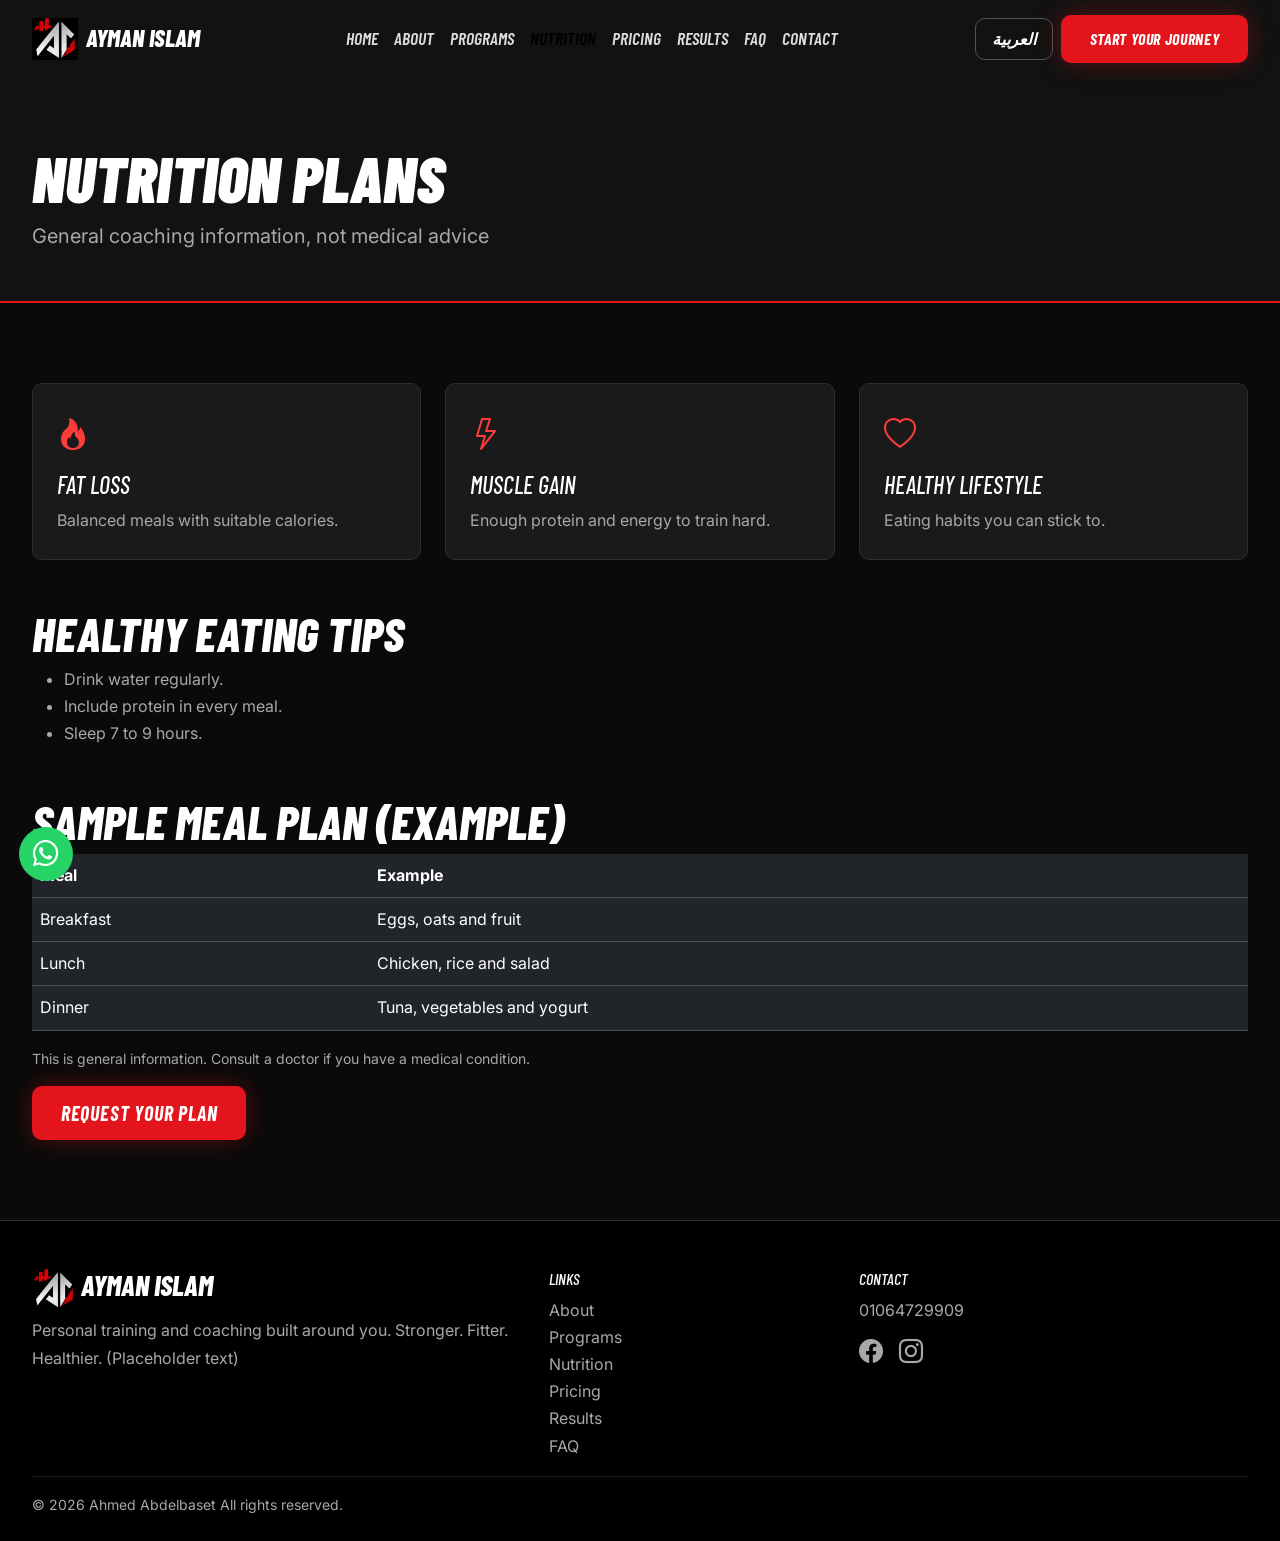
<file: pages/nutrition.html>
<!DOCTYPE html>
<html lang="en" dir="ltr">

<head>
    <meta charset="utf-8">
    <meta name="viewport" content="width=device-width,initial-scale=1">
    <title>Nutrition | Ayman Islam Personal Training</title>
    <meta name="description" content="General nutrition coaching and meal plans that support your training goal.">
    <meta property="og:title" content="Nutrition">
    <meta property="og:description"
        content="General nutrition coaching and meal plans that support your training goal.">
    <meta property="og:type" content="website">
    <link rel="icon"
        href="data:image/svg+xml,<svg xmlns='http://www.w3.org/2000/svg' viewBox='0 0 32 32'><rect width='32' height='32' rx='8' fill='%23E3141B'/></svg>">
    <link rel="stylesheet" href="https://cdn.jsdelivr.net/npm/bootstrap@5.3.3/dist/css/bootstrap.min.css" id="bs">
    <link rel="stylesheet" href="https://cdn.jsdelivr.net/npm/bootstrap-icons@1.11.3/font/bootstrap-icons.css">
    <link rel="preconnect" href="https://fonts.googleapis.com">
    <link
        href="https://fonts.googleapis.com/css2?family=Barlow+Condensed:ital,wght@1,700;1,800;1,900&family=Inter:wght@400;600&family=Cairo:wght@400;600;800;900&display=swap"
        rel="stylesheet">
    <link rel="stylesheet" href="../css/style.css">
    <script src="../js/i18n.js"></script>
</head>

<body data-root="../">
    <header class="page-hero">
        <div class="container">
            <h1>Nutrition plans</h1>
            <p class="mut fs-5 mb-0">General coaching information, not medical advice</p>
        </div>
    </header>
    <section>
        <div class="container">
            <div class="row g-4">
                <div class="col-md-6 col-lg-4">
                    <div class="card-x"><i class="bi bi-fire big"></i>
                        <h3 class="h4 mt-2">Fat loss</h3>
                        <p class="mut mb-0">Balanced meals with suitable calories.</p>
                    </div>
                </div>
                <div class="col-md-6 col-lg-4">
                    <div class="card-x"><i class="bi bi-lightning big"></i>
                        <h3 class="h4 mt-2">Muscle gain</h3>
                        <p class="mut mb-0">Enough protein and energy to train hard.</p>
                    </div>
                </div>
                <div class="col-md-6 col-lg-4">
                    <div class="card-x"><i class="bi bi-heart big"></i>
                        <h3 class="h4 mt-2">Healthy lifestyle</h3>
                        <p class="mut mb-0">Eating habits you can stick to.</p>
                    </div>
                </div>
            </div>
            <h2 class="mt-5">Healthy eating tips</h2>
            <ul class="mut">
                <li>Drink water regularly.</li>
                <li>Include protein in every meal.</li>
                <li>Sleep 7 to 9 hours.</li>
            </ul>
            <h2 class="mt-5">Sample meal plan (example)</h2>
            <div class="table-responsive">
                <table class="table table-dark">
                    <thead>
                        <tr>
                            <th>Meal</th>
                            <th>Example</th>
                        </tr>
                    </thead>
                    <tbody>
                        <tr>
                            <td>Breakfast</td>
                            <td>Eggs, oats and fruit</td>
                        </tr>
                        <tr>
                            <td>Lunch</td>
                            <td>Chicken, rice and salad</td>
                        </tr>
                        <tr>
                            <td>Dinner</td>
                            <td>Tuna, vegetables and yogurt</td>
                        </tr>
                    </tbody>
                </table>
            </div>
            <p class="mut small">This is general information. Consult a doctor if you have a medical condition.</p>
            <button class="btn btn-acc btn-lg" data-wa="Hi Coach Ayman, I'd like a personalized nutrition plan.">Request
                your plan</button>
        </div>
    </section>
    <script src="https://cdn.jsdelivr.net/npm/bootstrap@5.3.3/dist/js/bootstrap.bundle.min.js"></script>
    <script src="../js/config.js"></script>
    <script src="../js/main.js"></script>
</body>

</html>
</file>
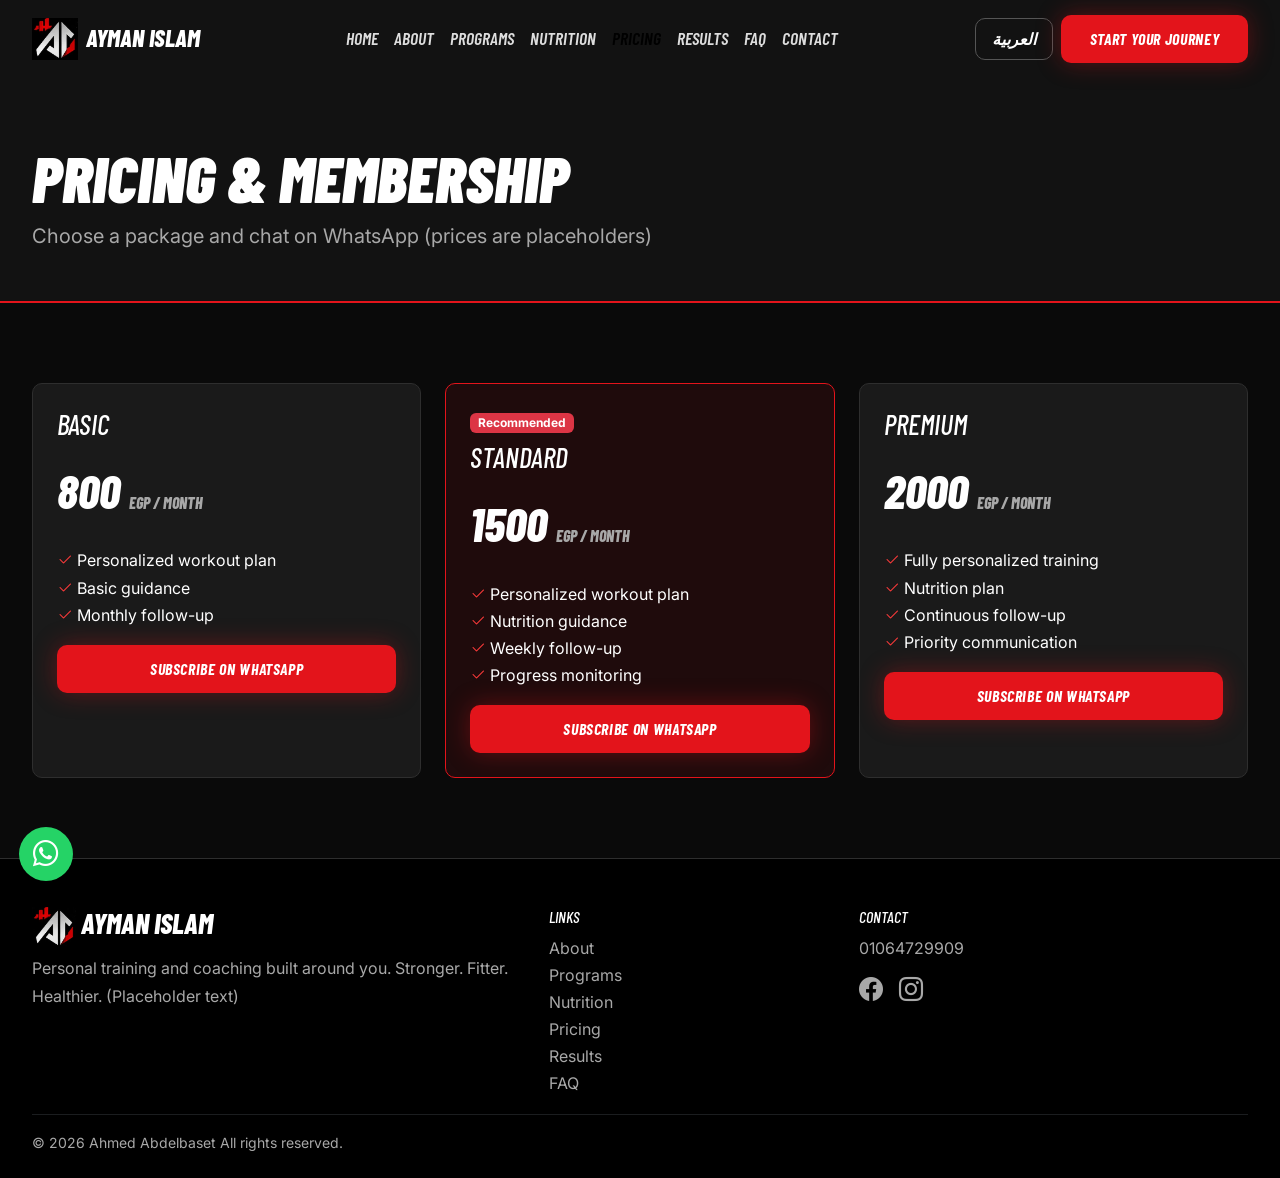
<file: pages/pricing.html>
<!DOCTYPE html>
<html lang="en" dir="ltr">

<head>
    <meta charset="utf-8">
    <meta name="viewport" content="width=device-width,initial-scale=1">
    <title>Pricing | Ayman Islam Personal Training</title>
    <meta name="description" content="Personal training packages with clear pricing and direct WhatsApp contact.">
    <meta property="og:title" content="Pricing">
    <meta property="og:description"
        content="Personal training packages with clear pricing and direct WhatsApp contact.">
    <meta property="og:type" content="website">
    <link rel="icon"
        href="data:image/svg+xml,<svg xmlns='http://www.w3.org/2000/svg' viewBox='0 0 32 32'><rect width='32' height='32' rx='8' fill='%23E3141B'/></svg>">
    <link rel="stylesheet" href="https://cdn.jsdelivr.net/npm/bootstrap@5.3.3/dist/css/bootstrap.min.css" id="bs">
    <link rel="stylesheet" href="https://cdn.jsdelivr.net/npm/bootstrap-icons@1.11.3/font/bootstrap-icons.css">
    <link rel="preconnect" href="https://fonts.googleapis.com">
    <link
        href="https://fonts.googleapis.com/css2?family=Barlow+Condensed:ital,wght@1,700;1,800;1,900&family=Inter:wght@400;600&family=Cairo:wght@400;600;800;900&display=swap"
        rel="stylesheet">
    <link rel="stylesheet" href="../css/style.css">
    <script src="../js/i18n.js"></script>
</head>

<body data-root="../">
    <header class="page-hero">
        <div class="container">
            <h1>Pricing & membership</h1>
            <p class="mut fs-5 mb-0">Choose a package and chat on WhatsApp (prices are placeholders)</p>
        </div>
    </header>
    <section>
        <div class="container">
            <div class="row g-4 align-items-stretch" id="plans"></div>
        </div>
    </section>
    <script src="https://cdn.jsdelivr.net/npm/bootstrap@5.3.3/dist/js/bootstrap.bundle.min.js"></script>
    <script src="../js/config.js"></script>
    <script src="../js/main.js"></script>
</body>

</html>
</file>
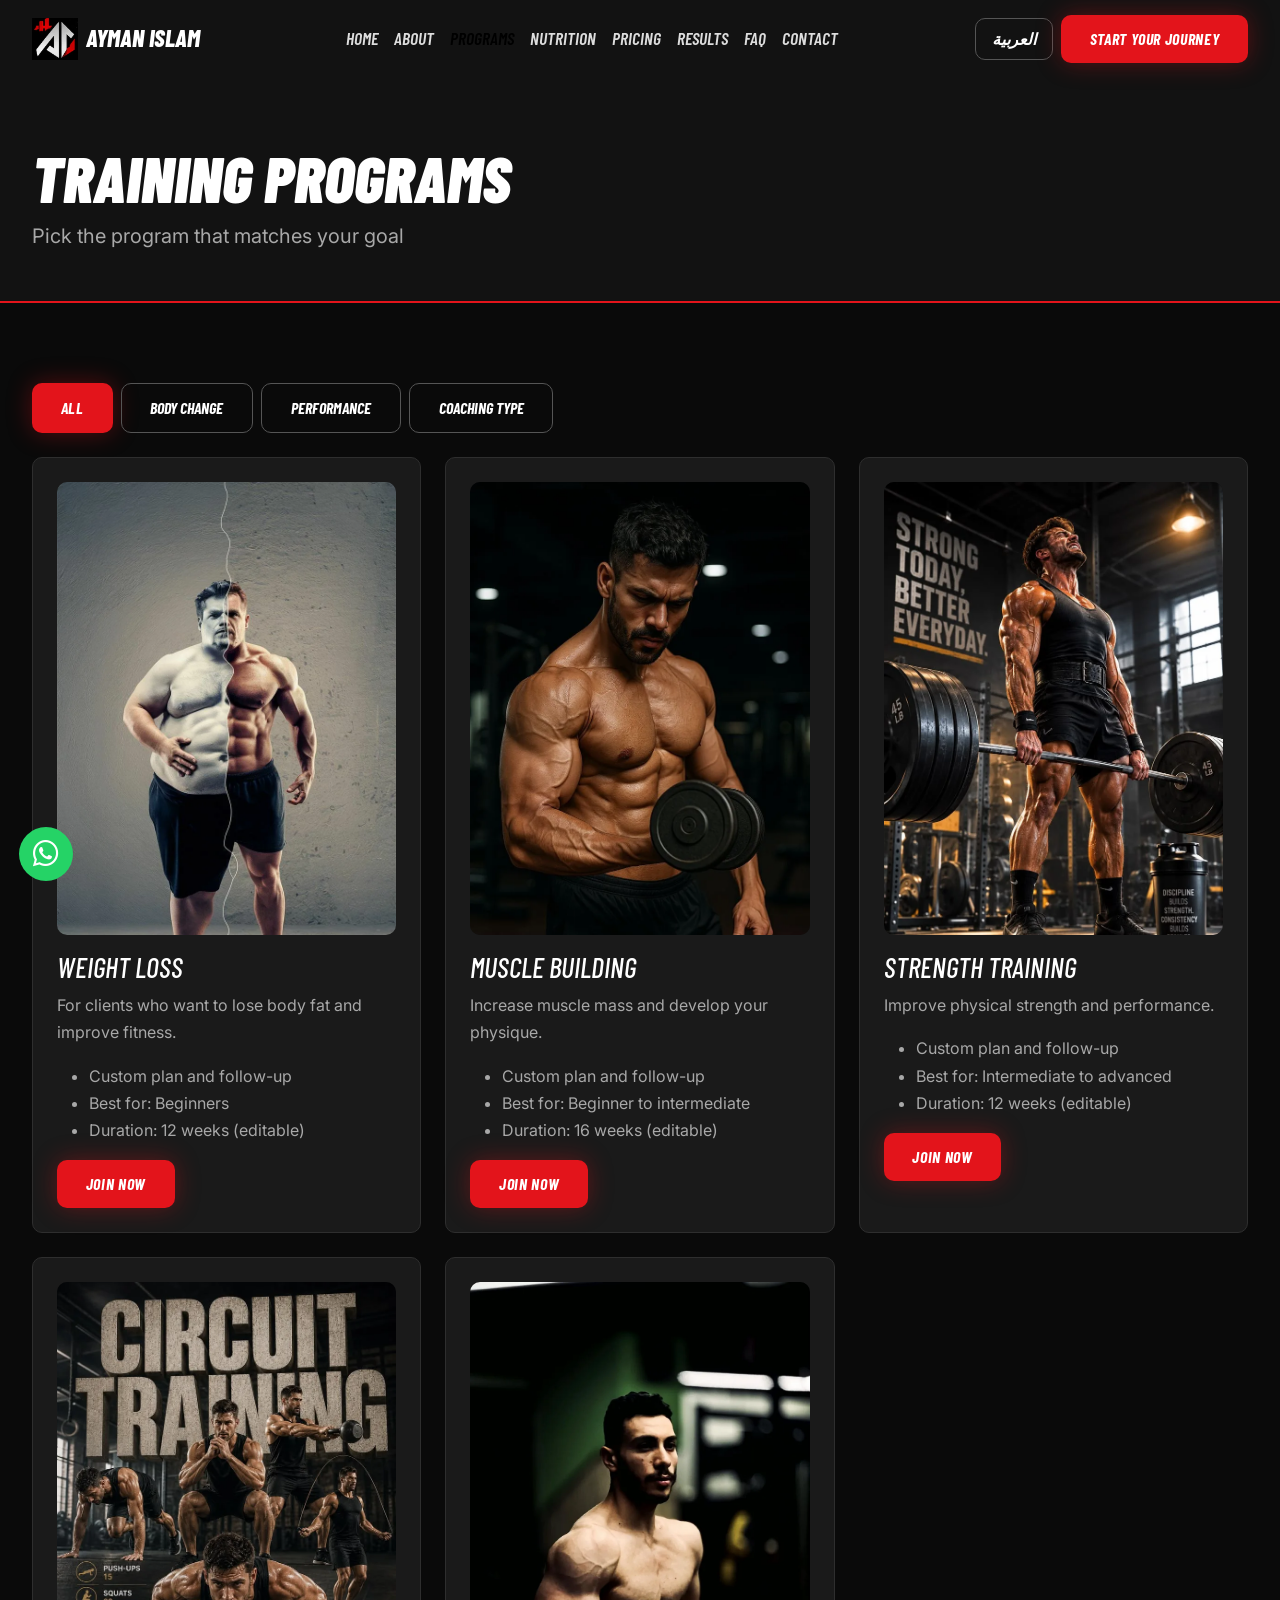
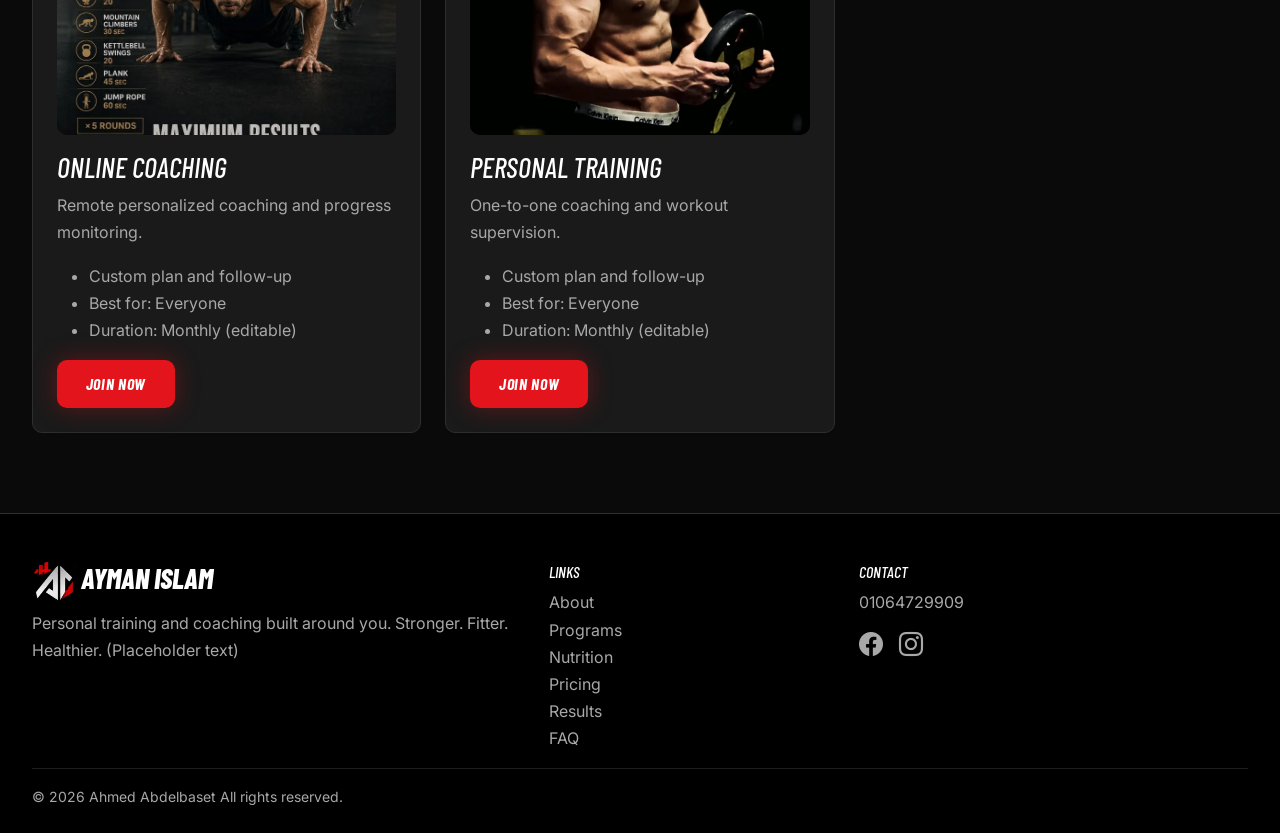
<file: pages/programs.html>
<!DOCTYPE html>
<html lang="en" dir="ltr">

<head>
    <meta charset="utf-8">
    <meta name="viewport" content="width=device-width,initial-scale=1">
    <title>Programs | Ayman Islam Personal Training</title>
    <meta name="description" content="Weight loss, muscle building, strength and online coaching programs.">
    <meta property="og:title" content="Programs">
    <meta property="og:description" content="Weight loss, muscle building, strength and online coaching programs.">
    <meta property="og:type" content="website">
    <link rel="icon"
        href="data:image/svg+xml,<svg xmlns='http://www.w3.org/2000/svg' viewBox='0 0 32 32'><rect width='32' height='32' rx='8' fill='%23E3141B'/></svg>">
    <link rel="stylesheet" href="https://cdn.jsdelivr.net/npm/bootstrap@5.3.3/dist/css/bootstrap.min.css" id="bs">
    <link rel="stylesheet" href="https://cdn.jsdelivr.net/npm/bootstrap-icons@1.11.3/font/bootstrap-icons.css">
    <link rel="preconnect" href="https://fonts.googleapis.com">
    <link
        href="https://fonts.googleapis.com/css2?family=Barlow+Condensed:ital,wght@1,700;1,800;1,900&family=Inter:wght@400;600&family=Cairo:wght@400;600;800;900&display=swap"
        rel="stylesheet">
    <link rel="stylesheet" href="../css/style.css">
    <script src="../js/i18n.js"></script>
</head>

<body data-root="../">
    <header class="page-hero">
        <div class="container">
            <h1>Training programs</h1>
            <p class="mut fs-5 mb-0">Pick the program that matches your goal</p>
        </div>
    </header>
    <section>
        <div class="container">
            <div class="d-flex gap-2 flex-wrap mb-4">
                <button class="btn btn-acc" data-filter="all">All</button><button class="btn btn-out"
                    data-filter="body">Body change</button><button class="btn btn-out"
                    data-filter="perf">Performance</button><button class="btn btn-out" data-filter="coach">Coaching
                    type</button>
            </div>
            <div class="row g-4">
                <div class="col-md-6 col-lg-4" data-cat="body">
                    <div class="card-x">
                        <img class="prog-img" src="../assets/images/general/weight-loss.webp" alt="Weight Loss" loading="lazy">
                        <h2 class="h3 mt-3">Weight Loss</h2>
                        <p class="mut">For clients who want to lose body fat and improve fitness.</p>
                        <ul class="mut">
                            <li>Custom plan and follow-up</li>
                            <li>Best for: Beginners</li>
                            <li>Duration: 12 weeks (editable)</li>
                        </ul><button class="btn btn-acc"
                            data-wa="Hi Coach Ayman, I'm interested in the Weight Loss program.">Join now</button>
                    </div>
                </div>
                <div class="col-md-6 col-lg-4" data-cat="body">
                    <div class="card-x">
                        <img class="prog-img" src="../assets/images/general/muscle-building.webp" alt="Muscle Building" loading="lazy">
                        <h2 class="h3 mt-3">Muscle Building</h2>
                        <p class="mut">Increase muscle mass and develop your physique.</p>
                        <ul class="mut">
                            <li>Custom plan and follow-up</li>
                            <li>Best for: Beginner to intermediate</li>
                            <li>Duration: 16 weeks (editable)</li>
                        </ul><button class="btn btn-acc"
                            data-wa="Hi Coach Ayman, I'm interested in the Muscle Building program.">Join now</button>
                    </div>
                </div>
                <div class="col-md-6 col-lg-4" data-cat="perf">
                    <div class="card-x">
                        <img class="prog-img" src="../assets/images/general/strength.webp" alt="Strength Training" loading="lazy">
                        <h2 class="h3 mt-3">Strength Training</h2>
                        <p class="mut">Improve physical strength and performance.</p>
                        <ul class="mut">
                            <li>Custom plan and follow-up</li>
                            <li>Best for: Intermediate to advanced</li>
                            <li>Duration: 12 weeks (editable)</li>
                        </ul><button class="btn btn-acc"
                            data-wa="Hi Coach Ayman, I'm interested in the Strength Training program.">Join now</button>
                    </div>
                </div>
                <div class="col-md-6 col-lg-4" data-cat="coach">
                    <div class="card-x">
                        <img class="prog-img" src="../assets/images/general/conditioning.webp" alt="Online Coaching" loading="lazy">
                        <h2 class="h3 mt-3">Online Coaching</h2>
                        <p class="mut">Remote personalized coaching and progress monitoring.</p>
                        <ul class="mut">
                            <li>Custom plan and follow-up</li>
                            <li>Best for: Everyone</li>
                            <li>Duration: Monthly (editable)</li>
                        </ul><button class="btn btn-acc"
                            data-wa="Hi Coach Ayman, I'm interested in the Online Coaching program.">Join now</button>
                    </div>
                </div>
                <div class="col-md-6 col-lg-4" data-cat="coach">
                    <div class="card-x">
                        <img class="prog-img" src="../assets/images/general/personal-training.webp" alt="Personal Training" loading="lazy">
                        <h2 class="h3 mt-3">Personal Training</h2>
                        <p class="mut">One-to-one coaching and workout supervision.</p>
                        <ul class="mut">
                            <li>Custom plan and follow-up</li>
                            <li>Best for: Everyone</li>
                            <li>Duration: Monthly (editable)</li>
                        </ul><button class="btn btn-acc"
                            data-wa="Hi Coach Ayman, I'm interested in the Personal Training program.">Join now</button>
                    </div>
                </div>
            </div>
        </div>
    </section>
    <script src="https://cdn.jsdelivr.net/npm/bootstrap@5.3.3/dist/js/bootstrap.bundle.min.js"></script>
    <script src="../js/config.js"></script>
    <script src="../js/main.js"></script>
    <script src="../js/programs.js"></script>
</body>

</html>
</file>
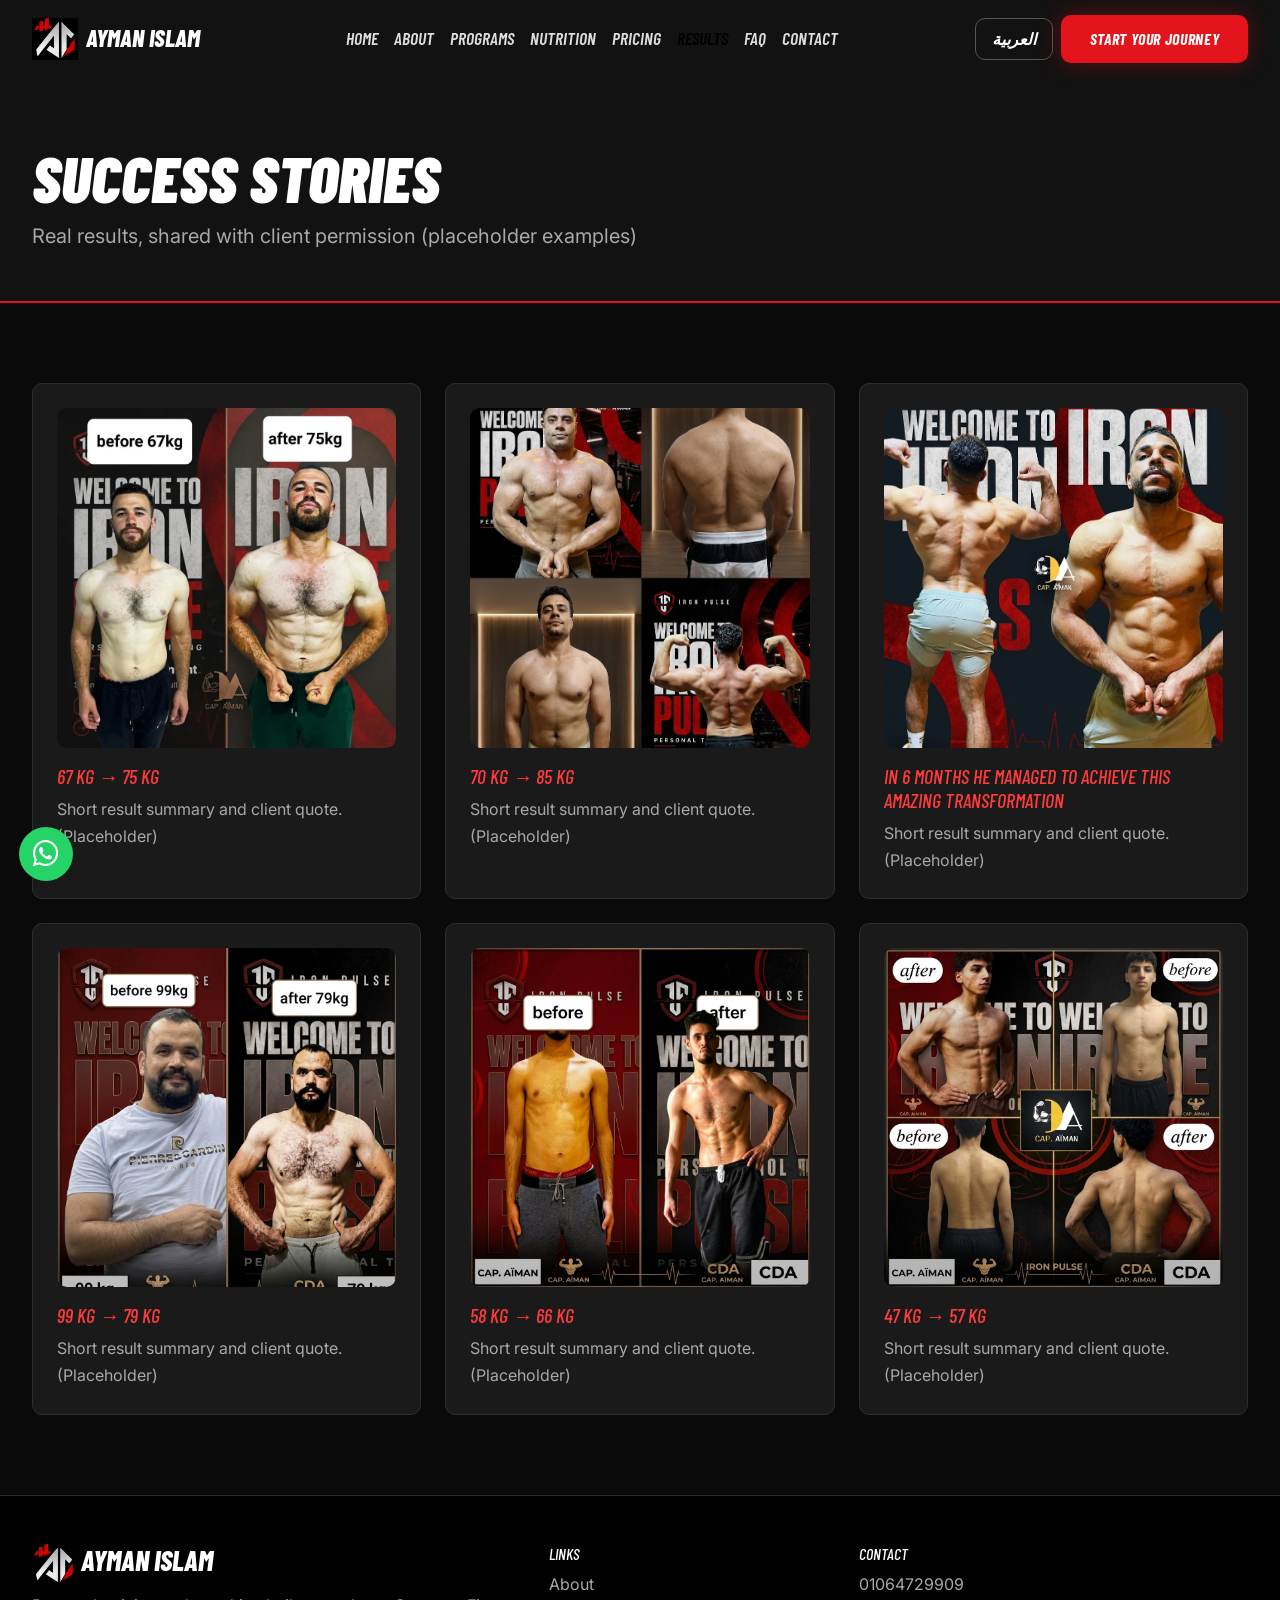
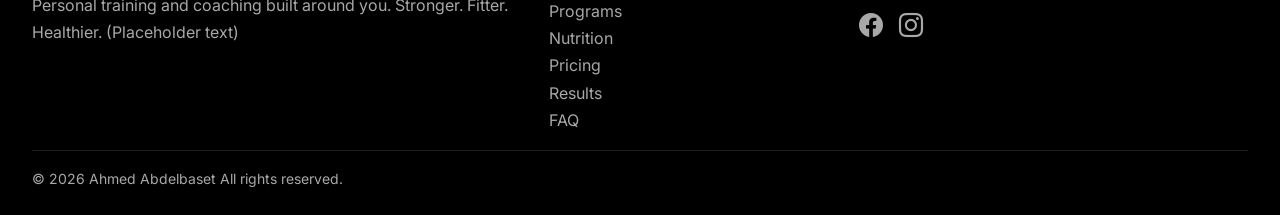
<file: pages/success-stories.html>
<!DOCTYPE html>
<html lang="en" dir="ltr">

<head>
    <meta charset="utf-8">
    <meta name="viewport" content="width=device-width,initial-scale=1">
    <title>Success Stories | Ayman Islam Personal Training</title>
    <meta name="description" content="Real client transformations with Coach Ayman Islam.">
    <meta property="og:title" content="Success Stories">
    <meta property="og:description" content="Real client transformations with Coach Ayman Islam.">
    <meta property="og:type" content="website">
    <link rel="icon"
        href="data:image/svg+xml,<svg xmlns='http://www.w3.org/2000/svg' viewBox='0 0 32 32'><rect width='32' height='32' rx='8' fill='%23E3141B'/></svg>">
    <link rel="stylesheet" href="https://cdn.jsdelivr.net/npm/bootstrap@5.3.3/dist/css/bootstrap.min.css" id="bs">
    <link rel="stylesheet" href="https://cdn.jsdelivr.net/npm/bootstrap-icons@1.11.3/font/bootstrap-icons.css">
    <link rel="preconnect" href="https://fonts.googleapis.com">
    <link
        href="https://fonts.googleapis.com/css2?family=Barlow+Condensed:ital,wght@1,700;1,800;1,900&family=Inter:wght@400;600&family=Cairo:wght@400;600;800;900&display=swap"
        rel="stylesheet">
    <link rel="stylesheet" href="../css/style.css">
    <script src="../js/i18n.js"></script>
</head>

<body data-root="../">
    <header class="page-hero">
        <div class="container">
            <h1>Success stories</h1>
            <p class="mut fs-5 mb-0">Real results, shared with client permission (placeholder examples)</p>
        </div>
    </header>
    <section>
        <div class="container">
            <div class="row g-4">
                <div class="col-md-6 col-lg-4">
                    <div class="card-x">
                        <img class="prog-img sq" src="../assets/images/general/transformation.webp"
                            alt="Client before and after transformation" loading="lazy">
                        <h2 class="h5 acc mt-3">67 kg → 75 kg</h2>
                        <p class="mut mb-0">Short result summary and client quote. (Placeholder)</p>
                    </div>
                </div>

                <div class="col-md-6 col-lg-4">
                    <div class="card-x">
                        <img class="prog-img sq" src="../assets/images/general/6.jpg"
                            alt="Client before and after transformation" loading="lazy">
                        <h2 class="h5 acc mt-3">70 kg → 85 kg</h2>
                        <p class="mut mb-0">Short result summary and client quote. (Placeholder)</p>
                    </div>
                </div>

                <div class="col-md-6 col-lg-4">
                    <div class="card-x">
                        <img class="prog-img sq" src="../assets/images/general/7.jpg"
                            alt="Client before and after transformation" loading="lazy">
                        <h2 class="h5 acc mt-3">In 6 months he managed to achieve this amazing
                            transformation </h2>
                        <p class="mut mb-0">Short result summary and client quote. (Placeholder)</p>
                    </div>
                </div>

                <div class="col-md-6 col-lg-4">
                    <div class="card-x">
                        <img class="prog-img sq" src="../assets/images/general/8.jpg"
                            alt="Client before and after transformation" loading="lazy">
                        <h2 class="h5 acc mt-3">99 kg → 79 kg</h2>
                        <p class="mut mb-0">Short result summary and client quote. (Placeholder)</p>
                    </div>
                </div>
                <div class="col-md-6 col-lg-4">
                    <div class="card-x">
                        <img class="prog-img sq" src="../assets/images/general/9.jpg"
                            alt="Client before and after transformation" loading="lazy">
                        <h2 class="h5 acc mt-3">58 kg → 66 kg</h2>
                        <p class="mut mb-0">Short result summary and client quote. (Placeholder)</p>
                    </div>
                </div>
                <div class="col-md-6 col-lg-4">
                    <div class="card-x">
                        <img class="prog-img sq" src="../assets/images/general/10.jpg"
                            alt="Client before and after transformation" loading="lazy">
                        <h2 class="h5 acc mt-3">47 kg → 57 kg</h2>
                        <p class="mut mb-0">Short result summary and client quote. (Placeholder)</p>
                    </div>
                </div>

            </div>
        </div>
    </section>
    <script src="https://cdn.jsdelivr.net/npm/bootstrap@5.3.3/dist/js/bootstrap.bundle.min.js"></script>
    <script src="../js/config.js"></script>
    <script src="../js/main.js"></script>
</body>

</html>
</file>
<file: css/style.css>
:root{--bg:#0A0A0A;--bg2:#121212;--card:#1A1A1A;--acc:#E3141B;--acc2:#FF3B3B;--tx:#fff;--mut:#A8A8A8;--bd:#2E2E2E;--r:10px}
html{scroll-behavior:smooth}body{background:var(--bg);color:var(--tx);font-family:'Inter',sans-serif;line-height:1.7;overflow-x:hidden}
.container{max-width:1240px}section{padding:5rem 0}.alt{background:var(--bg2)}
h1,h2,h3,h4,.btn,.navbar-brand,.nav-link,.stat b,.price{font-family:'Barlow Condensed',sans-serif;font-style:italic;text-transform:uppercase}
h1,h2,h3{font-weight:800;line-height:1.05}h2{font-size:clamp(2rem,4vw,3rem)}
.mut{color:var(--mut)}.acc{color:var(--acc2)}
.btn-acc{background:var(--acc);color:#fff;font-weight:700;letter-spacing:.04em;border-radius:var(--r);padding:.75rem 1.8rem;border:0;box-shadow:0 0 24px rgba(227,20,27,.35)}.btn-acc:hover{background:#fff;color:#000}
.btn-out{border:1px solid #555;color:#fff;border-radius:var(--r);padding:.75rem 1.8rem;font-weight:700}.btn-out:hover{border-color:var(--acc);color:var(--acc2)}
:focus-visible{outline:3px solid var(--acc2);outline-offset:3px}
.navbar{transition:background .3s;padding:.8rem 0}.navbar.solid{background:rgba(10,10,10,.96);box-shadow:0 1px 0 var(--bd)}
.navbar-brand{font-weight:800;font-size:1.5rem;color:#fff;display:flex;align-items:center;gap:.5rem}.navbar-brand img{height:42px}.navbar-brand:hover{color:#fff}
.nav-link{color:#ddd;font-weight:600;font-size:1.1rem}.nav-link:hover,.nav-link.active{color:var(--acc2)}
.navbar-toggler{border-color:var(--bd)}.navbar-toggler-icon{filter:invert(1)}
@media(max-width:991px){.navbar-collapse{background:var(--bg2);padding:1rem;border-radius:var(--r);margin-top:.5rem}}
/* Hero (matches the Iron Pulse poster) */
.hero{position:relative;min-height:100vh;display:flex;align-items:center;padding:8rem 0 4rem;overflow:hidden;background:radial-gradient(circle at 80% 40%,#4a0709,transparent 60%),var(--bg)}
.hero-img{position:absolute;right:0;top:0;height:100%;width:min(58%,720px);object-fit:cover;object-position:left top;-webkit-mask-image:linear-gradient(to right,transparent,#000 40%);mask-image:linear-gradient(to right,transparent,#000 40%)}
@media(max-width:991px){.hero-img{width:100%;opacity:.28;-webkit-mask-image:none;mask-image:none}}
.hero .container{position:relative}
.hero h1{font-size:clamp(2.6rem,7vw,5.5rem);font-weight:900;margin:0}
.metal{background:linear-gradient(180deg,#fff 20%,#8d8d8d);-webkit-background-clip:text;background-clip:text;color:transparent}
.pulse{color:var(--acc);font-size:1.35em;display:block;text-shadow:0 0 30px rgba(227,20,27,.5)}
.tag{display:inline-block;background:var(--acc);padding:.2rem 1.4rem;font-family:'Barlow Condensed';font-style:italic;font-weight:700;letter-spacing:.3em;text-transform:uppercase;transform:skew(-12deg);margin:1rem 0}
.badges{display:grid;grid-template-columns:repeat(4,1fr);gap:.7rem;margin-top:2.5rem;max-width:560px}
.badge-x{background:var(--card);border:1px solid var(--acc);clip-path:polygon(25% 0,75% 0,100% 25%,100% 75%,75% 100%,25% 100%,0 75%,0 25%);padding:1.3rem .3rem;text-align:center;font:700 .95rem/1.1 'Barlow Condensed';text-transform:uppercase}
.badge-x i{display:block;font-size:1.8rem;color:var(--acc2)}
.ph{background:linear-gradient(135deg,#222,#111);border:1px dashed var(--bd);border-radius:var(--r);display:flex;align-items:center;justify-content:center;color:var(--mut);font-size:.9rem;text-align:center;padding:1rem;aspect-ratio:4/3;width:100%}.ph.tall{aspect-ratio:3/4}
.pic{border-radius:var(--r);width:100%;border:1px solid var(--bd)}
.card-x{background:var(--card);border:1px solid var(--bd);border-radius:var(--r);padding:1.5rem;height:100%;transition:border-color .2s}.card-x:hover{border-color:var(--acc)}
.card-x i.big{font-size:2rem;color:var(--acc2)}
.stat b{font-size:3.4rem;font-weight:800;color:var(--acc2);display:block;line-height:1}
.price{font-size:3rem;font-weight:800}.rec{border-color:var(--acc);background:#1f0b0c}
.page-hero{padding:9rem 0 3rem;background:var(--bg2);border-bottom:2px solid var(--acc)}.page-hero h1{font-size:clamp(2.4rem,6vw,4rem);font-weight:900}
.form-control,.form-select{background:var(--card);border:1px solid var(--bd);color:#fff;border-radius:8px;padding:.7rem 1rem}
.form-control:focus,.form-select:focus{background:var(--card);color:#fff;border-color:var(--acc);box-shadow:none}
.accordion-item{background:var(--card);border:1px solid var(--bd);color:#fff;margin-bottom:.7rem;border-radius:var(--r)!important;overflow:hidden}
.accordion-button{background:var(--card);color:#fff;font-weight:600}.accordion-button:not(.collapsed){background:var(--card);color:var(--acc2);box-shadow:none}.accordion-button::after{filter:invert(1)}
footer{background:#000;border-top:1px solid var(--bd);padding:3rem 0 1.5rem}footer a{color:var(--mut);text-decoration:none}footer a:hover{color:var(--acc2)}
#toTop{position:fixed;bottom:1.2rem;right:1.2rem;display:none;z-index:50;padding:.5rem .9rem}
.wa-float{position:fixed;bottom:1.2rem;left:1.2rem;z-index:50;background:#25D366;color:#fff;width:54px;height:54px;border-radius:50%;display:flex;align-items:center;justify-content:center;font-size:1.6rem;border:0}
.invalid-msg{color:#ff7b7b;font-size:.85rem}
@media(prefers-reduced-motion:reduce){html{scroll-behavior:auto}*{transition:none!important}}
/* Arabic / RTL overrides */
[dir=rtl] body{font-family:'Cairo','Inter',sans-serif}
[dir=rtl] :is(h1,h2,h3,h4,.btn,.navbar-brand,.nav-link,.stat b,.price,.badge-x,.tag){font-family:'Cairo',sans-serif;font-style:normal;text-transform:none;letter-spacing:0}
[dir=rtl] .tag{transform:none}
[dir=rtl] .hero-img{right:auto;left:0;-webkit-mask-image:linear-gradient(to left,transparent,#000 40%);mask-image:linear-gradient(to left,transparent,#000 40%)}
@media(max-width:991px){[dir=rtl] .hero-img{-webkit-mask-image:none;mask-image:none}}
.coach-image {
    width: 100%;
    max-width: 450px;
    height: 600px;
    margin: auto;
    overflow: hidden;
    border-radius: 15px;
}

.coach-photo {
    width: 100%;
    height: 100%;
    object-fit: cover;
    display: block;
}

/* Card images: uniform crop, no distortion */
.prog-img{display:block;width:100%;aspect-ratio:3/4;object-fit:cover;object-position:center top;border-radius:var(--r);background:var(--bg2)}
.prog-img.sq{aspect-ratio:1/1;object-position:center}
</file>
